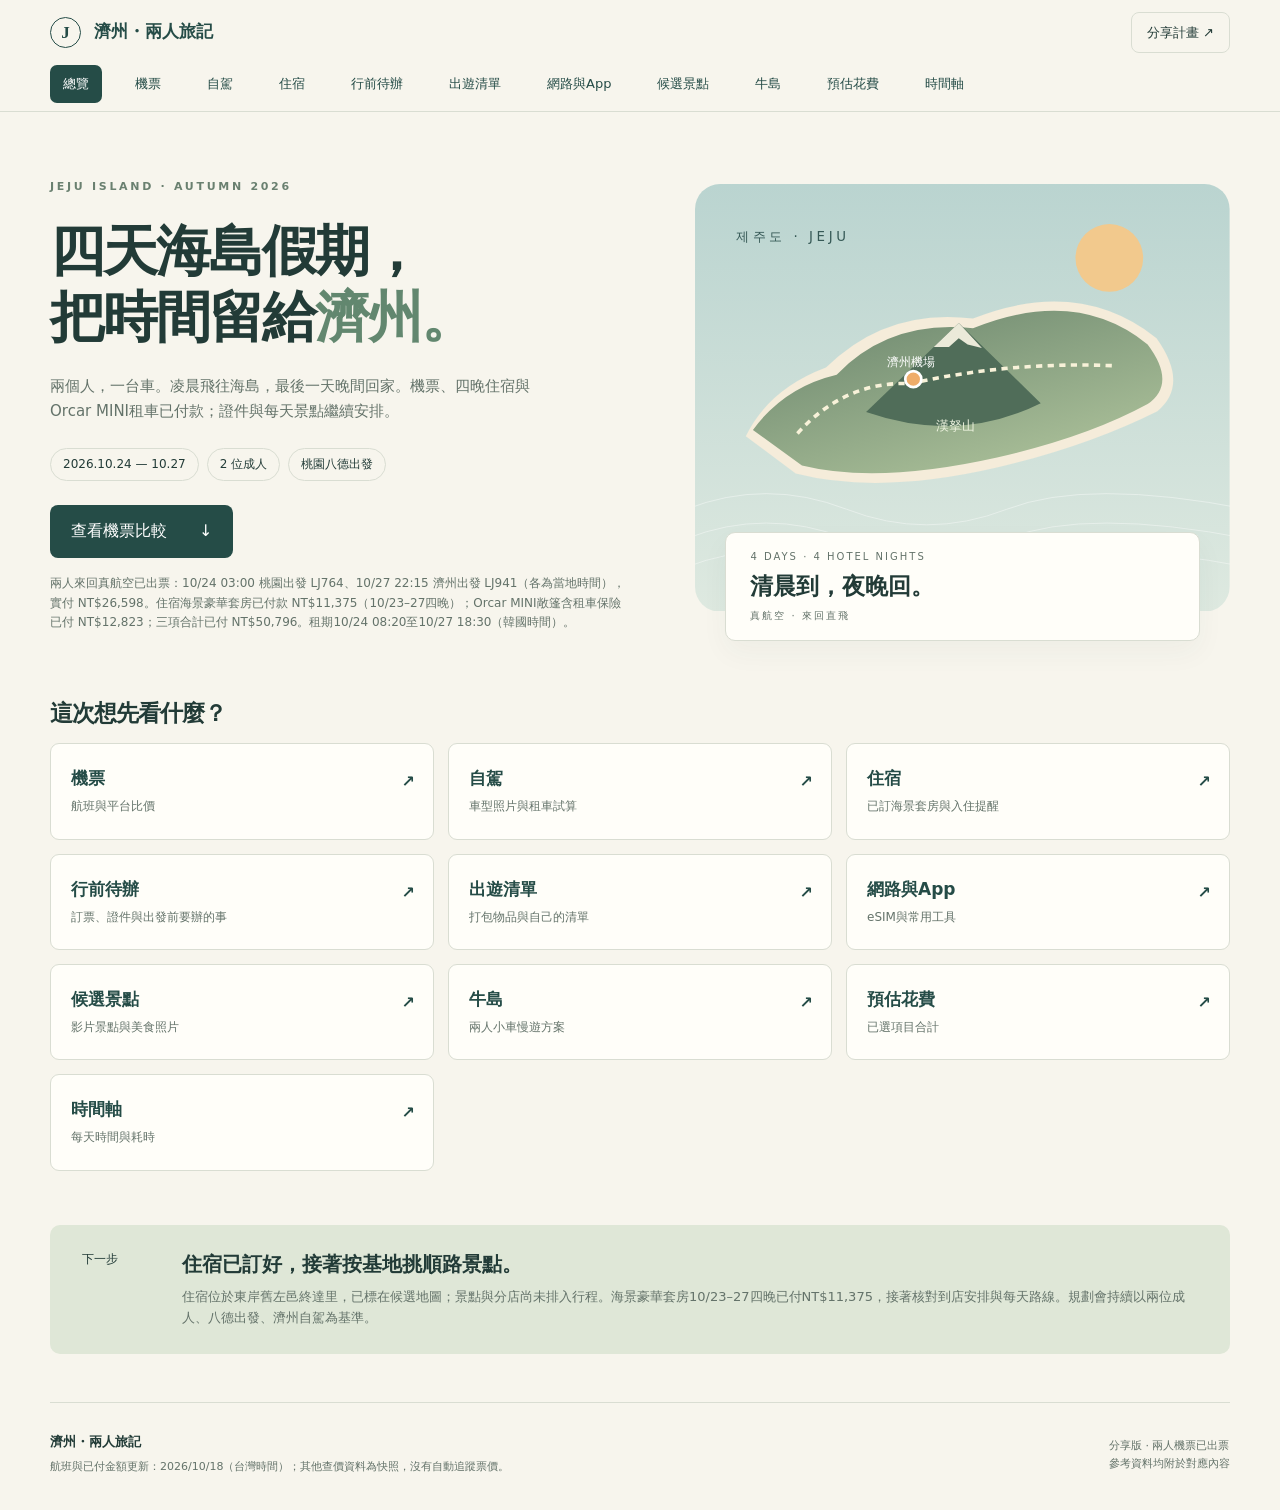
<file: index.html>
<!doctype html>
<html lang="zh-Hant">
<head><meta charset="utf-8"><meta name="viewport" content="width=device-width,initial-scale=1"><meta name="description" content="2026年10月24–27日，兩人的濟州島自駕規劃：真航空比價、基本行李、租車試算、住宿區域與海景飯店、證件待辦。"><meta name="theme-color" content="#254c47"><title>濟州島・兩人的四日自駕計畫</title><link rel="stylesheet" href="vendor/leaflet.css"><link rel="stylesheet" href="style.css?v=20261018-naver"><link rel="stylesheet" href="candidates.css?v=20261018-branch-collapse"><link rel="stylesheet" href="cars.css?v=20261015-mini"><link rel="stylesheet" href="category-pages.css?v=20261013"><script src="category-pages.js?v=20261014-checklists" defer></script><script src="trip-config.js?v=20261018-orcar-booked" defer></script><script src="app.js?v=20261018-orcar-booked" defer></script><script src="cars.js?v=20261018-orcar-booked" defer></script><script src="map-links.js?v=20261018-doc-cafes" defer></script><script src="stays.js?v=20261018-naver" defer></script><script src="vendor/leaflet.js" defer></script><script src="wish-memory.js?v=20261018" defer></script><script src="candidates.js?v=20261018-branch-collapse" defer></script><link rel="stylesheet" href="preparation.css?v=20261014-checklists"><script src="preparation.js?v=20261013" defer></script><link rel="stylesheet" href="costs.css?v=20261018-shared-costs"><script src="cost-sync-model.js?v=20261018-shared-costs" defer></script><script src="cost-sync-client.js?v=20261018-shared-costs" defer></script><script src="costs.js?v=20261018-shared-costs" defer></script><script src="cost-sync.js?v=20261018-shared-costs" defer></script><link rel="stylesheet" href="place-photos.css?v=20261013"></head>
<body>
<header class="topbar"><a href="#overview" class="brand"><span class="brand-mark">J</span> 濟州・兩人旅記</a><nav aria-label="主要導覽"><a href="#overview" data-category-link="overview">總覽</a><a href="#flights" data-category-link="flights">機票</a><a href="#car" data-category-link="car">自駕</a><a href="#stays" data-category-link="stays">住宿</a><a href="#documents" data-category-link="documents">行前待辦</a><a href="#packing" data-category-link="packing">出遊清單</a><a href="#connectivity" data-category-link="connectivity">網路與App</a><a href="#places" data-category-link="places">候選景點</a><a href="#udo-plan" data-category-link="udo-plan">牛島</a><a href="#estimated-costs" data-category-link="estimated-costs">預估花費</a><a href="#timeline" data-category-link="timeline">時間軸</a></nav><button id="share" class="share">分享計畫 ↗</button></header>
<main>
<section id="overview" data-page="overview" class="hero wrap"><div class="hero-copy"><p class="eyebrow">JEJU ISLAND · AUTUMN 2026</p><h1>四天海島假期，<br>把時間留給<span>濟州。</span></h1><p class="intro">兩個人，一台車。凌晨飛往海島，最後一天晚間回家。機票、四晚住宿與Orcar MINI租車已付款；證件與每天景點繼續安排。</p><div class="chips"><span>2026.10.24 — 10.27</span><span>2 位成人</span><span>桃園八德出發</span></div><a class="primary" href="#flights">查看機票比較 <span>↓</span></a><p class="muted small">兩人來回真航空已出票：10/24 03:00 桃園出發 LJ764、10/27 22:15 濟州出發 LJ941（各為當地時間），實付 NT$26,598。住宿海景豪華套房已付款 NT$11,375（10/23–27四晚）；Orcar MINI敞篷含租車保險已付 NT$12,823；三項合計已付 NT$50,796。租期10/24 08:20至10/27 18:30（韓國時間）。</p></div>
<div class="island-scene"><svg viewBox="0 0 600 480" role="img" aria-label="濟州島海岸與山景概念插畫，非導航地圖"><defs><linearGradient id="sea" x2="0" y2="1"><stop stop-color="#bad4d0"/><stop offset="1" stop-color="#dee9e0"/></linearGradient><linearGradient id="land" x2="0.7" y2="1"><stop stop-color="#69846c"/><stop offset="1" stop-color="#abc099"/></linearGradient></defs><rect width="600" height="480" rx="28" fill="url(#sea)"/><circle cx="465" cy="83" r="38" fill="#f2c98d"/><g fill="none" stroke="#fff" opacity=".45"><path d="M-10 365 Q80 330 170 365 T350 365 T620 365"/><path d="M-10 398 Q80 363 170 398 T350 398 T620 398"/><path d="M-10 430 Q80 395 170 430 T350 430 T620 430"/></g><path d="M57 283 Q83 230 147 206 Q215 139 312 151 Q431 104 518 173 Q555 225 519 255 Q441 294 340 318 Q207 349 113 325Z" fill="#f5ecda"/><path d="M65 276 Q100 228 159 214 Q219 152 312 162 Q428 115 508 180 Q541 224 508 247 Q440 284 339 307 Q205 337 120 316Z" fill="url(#land)"/><path d="M192 256 L296 156 L388 246 Q296 292 192 256" fill="#506d59"/><path d="M268 183 L296 156 L322 184 L306 180 L296 173 L285 183Z" fill="#ebead9"/><path d="M115 280 Q168 221 242 224 Q353 199 471 204" fill="none" stroke="#f8f2d9" stroke-width="4" stroke-dasharray="7 6"/><circle cx="245" cy="219" r="9" fill="#efad6a" stroke="#fff" stroke-width="3"/><text x="215" y="204" fill="#fff" font-size="14">濟州機場</text><text x="271" y="276" fill="#ecf2de" font-size="15">漢拏山</text><text x="46" y="64" fill="#365956" font-size="15" letter-spacing="4">제주도 · JEJU</text><text x="375" y="452" fill="#51746f" font-size="12">沿著海岸，把日子放慢。</text></svg><div class="scene-note"><span>4 DAYS · 4 HOTEL NIGHTS</span><strong>清晨到，夜晚回。</strong><span>真航空 · 來回直飛</span></div></div></section>
<section data-page="overview" class="wrap category-hub"><h2>這次想先看什麼？</h2><div class="category-hub-grid"><a href="#flights"><strong>機票</strong><span>航班與平台比價</span><b aria-hidden="true">↗</b></a><a href="#car"><strong>自駕</strong><span>車型照片與租車試算</span><b aria-hidden="true">↗</b></a><a href="#stays"><strong>住宿</strong><span>已訂海景套房與入住提醒</span><b aria-hidden="true">↗</b></a><a href="#documents"><strong>行前待辦</strong><span>訂票、證件與出發前要辦的事</span><b aria-hidden="true">↗</b></a><a href="#packing"><strong>出遊清單</strong><span>打包物品與自己的清單</span><b aria-hidden="true">↗</b></a><a href="#connectivity"><strong>網路與App</strong><span>eSIM與常用工具</span><b aria-hidden="true">↗</b></a><a href="#places"><strong>候選景點</strong><span>影片景點與美食照片</span><b aria-hidden="true">↗</b></a><a href="#udo-plan"><strong>牛島</strong><span>兩人小車慢遊方案</span><b aria-hidden="true">↗</b></a><a href="#estimated-costs"><strong>預估花費</strong><span>已選項目合計</span><b aria-hidden="true">↗</b></a><a href="#timeline"><strong>時間軸</strong><span>每天時間與耗時</span><b aria-hidden="true">↗</b></a></div></section>
<section id="flight-summary" data-page="flights" hidden class="flight-strip wrap" aria-label="選定航班・台灣與韓國時間對照">
<div class="flight-leg"><span class="small muted">兩人已出票 · 去程 10/24 週六 · 真航空 LJ764 · 03:00 桃園起飛（台灣時間） · 飛行2小時10分</span><h3>桃園 TPE <span class="arrow" aria-hidden="true">✈</span> 濟州 CJU</h3>
<div class="flight-time-row"><span class="flight-zone-label">台灣時間<small>UTC+8</small></span><div class="flight-time-values"><time datetime="2026-10-24T03:00:00+08:00"><span class="flight-clock">03:00 <small>TPE</small></span><span class="flight-date">10/24 週六</span></time><span class="arrow" aria-hidden="true">→</span><time datetime="2026-10-24T05:10:00+08:00"><span class="flight-clock">05:10 <small>CJU</small></span><span class="flight-date">10/24 週六</span></time></div></div>
<div class="flight-time-row"><span class="flight-zone-label">韓國時間<small>UTC+9</small></span><div class="flight-time-values"><time datetime="2026-10-24T04:00:00+09:00"><span class="flight-clock">04:00 <small>TPE</small></span><span class="flight-date">10/24 週六</span></time><span class="arrow" aria-hidden="true">→</span><time datetime="2026-10-24T06:10:00+09:00"><span class="flight-clock">06:10 <small>CJU</small></span><span class="flight-date">10/24 週六</span></time></div></div>
<p>桃園第一航廈 → 濟州國際線</p></div>
<div class="flight-leg"><span class="small muted">已出票 · 回程 10/27 週二 · 真航空 LJ941 · 飛行2小時30分</span><h3>濟州 CJU <span class="arrow" aria-hidden="true">✈</span> 桃園 TPE</h3>
<div class="flight-time-row"><span class="flight-zone-label">台灣時間<small>UTC+8</small></span><div class="flight-time-values"><time datetime="2026-10-27T21:15:00+08:00"><span class="flight-clock">21:15 <small>CJU</small></span><span class="flight-date">10/27 週二</span></time><span class="arrow" aria-hidden="true">→</span><time datetime="2026-10-27T23:45:00+08:00"><span class="flight-clock">23:45 <small>TPE</small></span><span class="flight-date">10/27 週二</span></time></div></div>
<div class="flight-time-row"><span class="flight-zone-label">韓國時間<small>UTC+9</small></span><div class="flight-time-values"><time datetime="2026-10-27T22:15:00+09:00"><span class="flight-clock">22:15 <small>CJU</small></span><span class="flight-date">10/27 週二</span></time><span class="arrow" aria-hidden="true">→</span><time datetime="2026-10-28T00:45:00+09:00"><span class="flight-clock">00:45 <small>TPE</small></span><span class="flight-date flight-next-day">10/28 週三 · 隔日</span></time></div></div>
<p>台灣時間10/27當晚抵台，出關返家可能跨到10/28</p></div>
<p class="flight-zone-note">韓國比台灣快1小時。每一列的起飛、抵達時間與日期，都使用該列標示的同一時區；兩列代表同一班航班。</p>
</section>
<section id="flights" data-page="flights" hidden class="wrap section"><div class="section-top"><div><p class="eyebrow">01 / FLIGHTS</p><h2>03:00 真航空已出票，兩人實付 NT$26,598。</h2><p class="muted">兩人來回 LJ764＋LJ941 已完成訂票；10/24 03:00 桃園起飛、10/27 22:15 濟州起飛，時間均為出發地當地時間。下方三家價格是舊比價快照。</p></div><div class="segmented" role="group" aria-label="價格顯示方式"><button class="active" data-unit="2" aria-pressed="true">兩人合計</button><button data-unit="1" aria-pressed="false">每人價格</button></div></div>
<div class="notice"><strong>已付款・兩人 NT$26,598</strong><span>兩人來回真航空 LJ764＋LJ941 已訂妥。訂票平台與實際託運額度尚未提供，請以電子機票為準；下方三家價格為10/12舊比價，非本次付款價格。</span></div><div id="fare-cards" class="fare-grid"></div>
<div class="bag-box"><div><span class="bag-icon">▣</span><h3>比價票種的基本行李</h3><p>先前比較的票種列每人15公斤託運 + 1件10公斤手提；已購票訂單的實際額度尚待對照電子機票。若兩人額度可合併，單件限制仍須依航空公司規則確認。</p></div><div><h4>尺寸也要確認</h4><p>託運三邊總和≤203公分；手提≤55×40×20公分、三邊總和≤115公分。可另帶小型個人物品≤40×30×15公分。</p><a href="https://www.jinair.com/ready/freeBaggage" target="_blank" rel="noopener">官方託運規定 ↗</a>　<a href="https://www.jinair.com/ready/carryBaggage" target="_blank" rel="noopener">手提規定 ↗</a></div></div>
<p class="small muted">比較網站：Trip.com、Expedia、ezTravel易遊網（常用平台，非市占排名）。三家均在各自頁面確認基本行李。價格不含付費選位、額外餐飲及保險。另查Google列出的真航空官網價：兩人NT$28,298，仍須官網確認。</p><a id="google-link" class="text-link" target="_blank" rel="noopener">重新查看指定航班比價 ↗</a></section>
<section id="car" data-page="car" hidden class="section car-section"><div class="wrap"><p class="eyebrow">02 / ROAD TRIP</p><div class="section-top"><div><h2>租一台車，剛剛好。</h2><p class="muted">已訂Orcar MINI Cooper敞篷並付款；兩人・一個大箱＋一個登機箱。</p></div><span class="tag">10/24 08:20 → 10/27 18:30 · 82小時10分（韓國時間）</span></div>
<section id="booked-car" class="mini-rental-focus" aria-labelledby="booked-car-title"><p class="eyebrow">ORCAR / CONFIRMED &amp; PAID</p><h3 id="booked-car-title">Orcar MINI Cooper 敞篷・已預訂／已付款</h3><p><strong>整筆 NT$12,823／車，已含租車保險。</strong>依使用者2026/10/18確認；為本次整段租期總額，不按日數或韓元匯率重算。</p><ul><li><strong>取車：2026/10/24 08:20（韓國）／07:20（台灣）</strong></li><li><strong>還車：2026/10/27 18:30（韓國）／17:30（台灣）</strong></li><li>租期：82小時10分鐘；一車供兩人使用。</li></ul><p>待依實際訂單核對：供車公司與門市、機場接駁、實際車型年式與行李裝載、保險方案名稱、第三人責任／自撞保障、自負額、營業損失、輪胎輪圈、底盤、軟篷及除外條款。已含保險不等於任何事故都無需付款；押金、加油、停車及其他另收費用仍依合約。</p><button id="use-booked-car" type="button">恢復已訂Orcar價格・NT$12,823含保險</button></section>
<details><summary>10/15歷史租車比價：舊83小時時段，非本次訂單</summary><section class="mini-rental-focus" aria-labelledby="mini-rental-title"><p class="eyebrow">MINI COOPER / RENTAL SHORTLIST</p><h3 id="mini-rental-title">MINI Cooper 敞篷租車專區</h3><p>以 2026/10/24 08:00 取車、10/27 19:00 還車、主駕 26–29 歲查詢；以下均為一車 83 小時。10/15 查價，價格與庫存會變，付款前以同一車型、同一時段及保險條件重查。<strong>只比較 MINI，下面的其他車款保留作歷史參考。</strong></p><div class="table-scroll"><table class="mini-rental-table"><thead><tr><th>管道與 MINI 情況</th><th>83 小時價格</th><th>保險重點</th><th>取還車</th></tr></thead><tbody>
<tr><td><strong>Orcar</strong><br>MINI Cooper 敞篷「或同級」2025–26；另有 2021–24</td><td><strong>NT$9,158.65</strong>（2025–26）<br>NT$8,002.27（2021–24）<br><small>10/15 指定時段搜尋頁即時顯示；CDW 是否包含及最終結帳價待確認</small></td><td>依<a href="https://orcar.ai/en/policies/rental-terms" target="_blank" rel="noopener">官方條款</a>：第三人責任／駕駛傷害依訂單限額；CDW 為選擇性，選後仍可能逐次事故收自負額，車內與底盤等除外。須看到訂單所選方案、免責上限、營業損失與敞篷車頂條款才可比較總價。</td><td>機場 5 號出口 → 租車接駁站第 5 月台，搭合作車行接駁至門市；實際門市依訂單，<a href="https://orcar.ai/en/help-center/pickup-return-guide" target="_blank" rel="noopener">官方接駁指南</a>。08:00 起接駁，08:00 門市取車恐需順延。</td></tr>
<tr><td><strong>Lotte 樂天</strong><br>官方價目列 BMW MINI CONVERTIBLE(G) 26MY；指定日期可訂庫存未確認</td><td><strong>₩411,560（約 NT$9,877）</strong><br><small>₩102,890／24 小時 × 保守 4 日；<a href="https://lotterentacar.net/hp/eng/reservation/shortInfo/pay.do" target="_blank" rel="noopener">官方參考費率</a>，不是 83 小時即時報價，未含必選 Full CDW</small></td><td>外國旅客須選零自負額 Full CDW；濟州 Auto House 說明免自負額與營業損失，並涵蓋輪胎／輪圈損害；仍須查單車事故、底盤、敞篷車頂與違規除外。<a href="https://lotterentacar.net/hp/eng/reservation/drivingTips/info.do" target="_blank" rel="noopener">保險規則</a> · <a href="https://lotterentacar.net/hp/eng/carLife/jejuAuto.do" target="_blank" rel="noopener">濟州說明</a></td><td>濟州 Auto House：濟州市 Yonghae-ro 92；機場 2 號出口服務台、1 區 4 號接駁站。門市 06:00–23:00、接駁 06:00–22:40，<a href="https://lotterentacar.net/hp/eng/carLife/jejuAuto.do" target="_blank" rel="noopener">官方位置與時間</a>。</td></tr>
<tr><td><strong>Angel 天使</strong><br>未查得指定時段 MINI 敞篷即時報價或庫存</td><td><strong>待詢價</strong><br><small>需請店家同時報車租＋保險，不用其他車種價格代替</small></td><td><a href="https://www.jejuangeltour.com/en/tour.php?p=info_tw_insure" target="_blank" rel="noopener">官方方案</a>：General CDW 自負額 ₩500,000（約 NT$12,000）、營業損失另計、保障上限 ₩5,000,000（約 NT$120,000）；Premium SCDW 在 ₩15,000,000（約 NT$360,000）限額內免自負額與營業損失。Premium 列 26 歲、持照滿 2 年；主駕目前僅確認滿 1 年，資格待核實。輪胎、輪圈等除外須看合約。</td><td>濟州市 Doryeong-ro 171-1；機場 5 號出口 → 租車接駁站 5 區 14 號。08:00 取／19:00 還的門市可行性須向店家確認。<a href="https://www.jejuangeltour.com/en/" target="_blank" rel="noopener">官方網站</a></td></tr>
</tbody></table></div><p class="small muted">推薦順序：先請 Orcar 出示含 CDW 的結帳明細及實際供車公司；同時問 Lotte 是否有指定日期 MINI 與 Full CDW 總價；Angel 作第三家詢價。Orcar 顯示「或同級」且標示一件行李，若你們一定要實際 MINI，需取得車款保證與一大一小行李裝載確認。三家報價口徑不同，不能直接以表中的低價判定最划算。</p><details><summary>詢價／下訂前的保險核對清單</summary><p>請逐項取得文字答覆：是否實際 MINI Cooper 敞篷、車租＋CDW 全額、車損自負額與每事故次數、單車事故、輪胎輪圈、底盤、軟篷車頂、第三人財物與傷害限額、營業損失、拖吊與鑰匙、押金／信用卡預授權、未登記駕駛除外，以及事故時通報流程。26–29 歲已確認；主駕持照是否滿 2 年仍待核對，會影響 Angel Premium 資格。取車前另確認國際駕照與台灣駕照原件。</p></details><p class="small muted">換算僅供預算：₩1＝NT$0.024；實刷依匯率與平台幣別。來源：<a href="https://orcar.ai/zh-tw/search?fromDate=2026-10-23T23%3A00%3A00.000Z&amp;toDate=2026-10-27T10%3A00%3A00.000Z&amp;location=jeju-airport&amp;driverAge=26" target="_blank" rel="noopener">Orcar 指定時段搜尋</a> · <a href="https://lotterentacar.net/hp/eng/reservation/shortInfo/pay.do" target="_blank" rel="noopener">Lotte 費率</a> · <a href="https://www.jejuangeltour.com/en/tour.php?p=info_tw_insure" target="_blank" rel="noopener">Angel 保險</a>。</p></section></details>
<div id="car-choices" class="vehicle-intro"><div><h3>已訂Orcar MINI；以下車型與費率留作歷史比較。</h3><p>本次已訂Orcar MINI Cooper敞篷，整筆NT$12,823已付且含租車保險。Morning、Ray、Casper、Avante、K3 的舊照片與費率保留供回顧；點「帶入試算」才會改變預算假設，並不代表改變租車決定。照片為車型示意。</p></div><a href="#car-budget">前往兩人試算 ↓</a></div>
<div id="vehicle-gallery" class="vehicle-grid" aria-label="六款租車照片與比較"><p>正在載入車款照片…</p></div><p id="vehicle-selection-status" role="status" aria-live="polite"></p>
<p class="vehicle-source-note">價格統一採Lotte 2026/09/16濟州官方參考表，以₩1＝NT$0.024、保守4日估算；不是10/24–27即時可訂價格，均未含必要CDW、油資與停車。使用取捨是依你們需求作的比較建議。<a href="https://lotterentacar.net/hp/eng/reservation/shortInfo/pay.do" target="_blank" rel="noopener">參考租金與租車資格 ↗</a></p>
<div class="mini-summary"><h3>MINI 裝載與舊版預算</h3><p>本次Orcar整筆<strong>NT$12,823／車已付，含租車保險</strong>；Lotte四日NT$9,877為未含CDW的歷史比較，不是這筆訂單。你們已確認<strong>一個大箱＋一個登機箱</strong>。MINI 官方2025款後車廂為開篷160L、關篷215L；容積不等於箱子一定放得進，請店家核對箱體外部尺寸、尾門開口與開篷狀態。<a href="https://faq.miniusa.com/s/article/MINI-Cooper-Convertible-from-112024-Exterior-Fabric-soft-top-MY25-U5tJs" target="_blank" rel="noopener">MINI 官方規格 ↗</a></p><p>另有 <a href="https://rentcar.jejupass.com/mobile/rentcar/lowestPrices/detail?entrpsSn=120&amp;region=jeju&amp;vhcleSn=5386" target="_blank" rel="noopener">JejuPass／Joa MINI 商品頁 ↗</a>，但未取得本次時段總價與保險明細，外國旅客資格仍須向實際供車店家核對。</p></div>
<div class="car-layout"><div><div class="table-scroll"><table class="vehicle-estimates"><caption>Lotte濟州官方參考費率 · 2026/09/16表 · 10/12核對</caption><thead><tr><th>車型</th><th>每24小時</th><th>保守抓4日／車</th></tr></thead><tbody><tr><td>Morning<small>23–26年式</small></td><td>₩69,560–70,270<small>約NT$1,669–1,686</small></td><td>NT$6,678–6,746</td></tr><tr><td>Ray<small>19–26年式</small></td><td>₩69,160–72,740<small>約NT$1,660–1,746</small></td><td>NT$6,639–6,983</td></tr><tr><td>Casper<small>22–26年式・汽油</small></td><td>₩71,750–74,880<small>約NT$1,722–1,797</small></td><td>NT$6,888–7,188</td></tr><tr><td>Avante<small>21–26年式・含部分油電款</small></td><td>₩75,780–80,540<small>約NT$1,819–1,933</small></td><td>NT$7,275–7,732</td></tr><tr><td>K3<small>22–24年式</small></td><td>₩76,560<small>約NT$1,837</small></td><td>NT$7,350</td></tr><tr><td>MINI Cooper Convertible<small>26年式・敞篷</small></td><td>₩102,890<small>約NT$2,469</small></td><td>NT$9,877</td></tr></tbody></table></div><p class="small muted">此表為歷史四日估價，不是本次訂單。已訂Orcar租期為10/24 08:20至10/27 18:30（韓國時間），82小時10分，含租車保險總額NT$12,823已付。</p>
<details><summary>26–29歲，會有年齡附加費嗎？</summary><p>Lotte官方中文版列濟州島免年齡附加費；英文版仍列未滿30歲加費而未註濟州例外。此處不把加費當必收，最後以濟州門市與指定日期報價為準。</p><a href="https://lotterentacar.net/hp/chn/reservation/shortInfo/pay.do" target="_blank" rel="noopener">中文車租與保險說明 ↗</a>　<a href="https://www.lotterentacar.net/hp/eng/reservation/shortInfo/pay.do?mnCd=T2ME0201" target="_blank" rel="noopener">英文參考費率 ↗</a></details>
<details><summary>Lotte歷史參考：不是本次Orcar取還車資訊</summary><p>Lotte外國旅客需選ZeroExcess（零自負額）CDW，保費尚未取得指定車型報價。零自負額不代表所有損害全包：核對輪胎、輪圈、底盤、單車事故及營業損失，以所選合約為準。</p><p>Jeju AutoHouse營業06:00–23:00，接駁06:00–22:40；須搭接駁往返租車場。地址92 Yonghae-ro，電話064-751-8000。</p><a href="https://lotterentacar.net/hp/eng/reservation/drivingTips/info.do" target="_blank" rel="noopener">官方CDW政策 ↗</a>　<a href="https://lotterentacar.net/hp/eng/carLife/jejuAuto.do" target="_blank" rel="noopener">取還車與接駁 ↗</a></details></div>
<aside id="car-budget" class="calculator"><p class="eyebrow">BUDGET CALCULATOR</p><h3>兩人交通預算試算</h3><label for="car-model">已訂方案／歷史比較</label><select id="car-model"><option value="booked-orcar-mini-20261024-v1" selected>已訂Orcar MINI・NT$12,823整筆含租車保險</option><option value="69560">Morning · ₩69,560（約NT$1,669）／日</option><option value="72170">Ray · ₩72,170（約NT$1,732）／日</option><option value="71750">Casper · ₩71,750（約NT$1,722）／日</option><option value="77860">Avante · ₩77,860（約NT$1,869）／日</option><option value="76560">K3 · ₩76,560（約NT$1,837）／日</option><option value="102890">MINI Cooper 敞篷 · ₩102,890（約NT$2,469）／日</option></select><p id="car-choice-note"></p><div class="input-pair"><div><label for="days">歷史比較日數</label><input id="days" type="number" min="1" max="10" step="1" value="4"></div><div><label for="rate">₩1換NT$</label><input id="rate" type="number" min="0.001" max="1" step="0.001" value="0.024"></div></div><label for="insurance">CDW總保費（韓元，取得報價後填）</label><input id="insurance" type="number" min="0" max="10000000" placeholder="尚未報價"><label for="extras">油資＋停車＋機場交通（台幣）</label><input id="extras" type="number" min="0" max="1000000" placeholder="尚未估算"><div class="calc-result" aria-live="polite"><span id="budget-label">目前已列項目小計</span><strong id="budget-total"></strong><span id="budget-per"></span><p id="budget-detail"></p></div><p id="budget-missing" class="small"></p><p class="small muted">機票預設帶入已付款 NT$26,598；也可切換舊比價做假設比較。租車預設為Orcar已付NT$12,823含租車保險，不乘日數或匯率；手動切換歷史車型才採參考日租與另填CDW。油資、停車、機場交通未填時，不含於小計。住宿餐飲另計，非整趟旅行總預算。</p><a href="https://wise.com/kr/currency-converter/krw-to-twd-rate/history" target="_blank" rel="noopener">查看匯率參考 ↗</a></aside></div></div></section>
<section id="stays" data-page="stays" hidden class="section stays-section"><div class="wrap">
<div class="section-top"><div><p class="eyebrow">03 / CONFIRMED STAY</p><h2>海景豪華套房，四晚住宿已付款。</h2><p class="muted">兩人一房・四晚 NT$11,375 已付款。入住10/23（五）韓國時間16:00起，退房10/27（二）韓國時間11:00前；實際10/24清晨抵達濟州。</p></div><span class="tag">已訂妥・已付款</span></div>
<div id="booked-stay"></div>
<details class="stay-history"><summary>先前住宿比較（未採用，保留參考）</summary><p class="small muted">以下為決定住宿前的10/12三晚比價與分住構想，不是現行訂單；日期、夜數與價格不可套用已訂四晚住宿。</p>
<div class="area-scroll"><table class="area-table"><caption>舊住宿區域比較・未採用</caption><thead><tr><th>區域</th><th>適合你們的原因</th><th>取捨</th></tr></thead><tbody>
<tr><td><strong>北部海岸／外都洞</strong><small>Grabel一帶</small></td><td>有海景與飯店休閒，較容易安排機場往返和西岸出遊。</td><td>海岸飯店周邊不如市中心熱鬧；往南部仍有跨區車程。</td></tr>
<tr><td><strong>新濟州・蓮洞／老衡洞</strong><small>餐飲、購物、機場機能</small></td><td>吃飯購物選擇多，適合最後一晚或整趟住同一間。</td><td>市景較多，度假感較弱；需要飯店停車安排。</td></tr>
<tr><td><strong>舊濟州・塔洞</strong><small>東門市場、海邊散步</small></td><td>車停好後可步行吃晚餐、逛市場與海岸。</td><td>熱門海景房可能先售完；RegentMarine本次Booking無空房。</td></tr>
<tr><td><strong>西歸浦市區及海岸</strong><small>南部遊玩與度假</small></td><td>方便安排瀑布、偶來市場與南部海岸，海岸飯店更有度假感。</td><td>離機場較遠；海岸飯店進商圈通常需開車。</td></tr>
<tr><td><strong>中文觀光區 Jungmun</strong><small>南部飯店度假區</small></td><td>海灘、飯店設施與休閒景點集中，適合把時間留給飯店。</td><td>不一定靠近西歸浦市場，海景度假飯店較可能超出預算。</td></tr>
<tr><td><strong>西岸・涯月／翰林／協財</strong><small>Aguila位在翰林，不是涯月市中心</small></td><td>海邊、咖啡店與西岸慢遊，較符合放鬆度假。</td><td>東部與南部景點會增加移動；不建議未定路線就三晚全押西岸。</td></tr>
</tbody></table></div>
<div class="base-plans"><h3>舊三晚分配構想（未採用）</h3><div class="stay-filters" role="group" aria-label="住宿分配建議"><button data-base-plan="single" aria-pressed="true" class="active">三晚同一間</button><button data-base-plan="split" aria-pressed="false">南部2晚＋北部1晚</button><button data-base-plan="west" aria-pressed="false">西岸2晚＋北部1晚</button></div><h4 id="base-title"></h4><p id="base-copy"></p><p class="small muted">下方房價皆查10/24–27連住三晚；若改成2＋1晚，要重新查各自入住日期，不能直接按三晚均價拆算。</p></div>
<div class="notice"><strong>10/12 實際查房快照</strong><span>三家海景候選已核對：2成人、1房、三晚、含稅總價；以下均價為總價÷3。Aguila含會員優惠，訪客價格可能不同。房價／房況會變動，這些歷史候選均未預訂。</span></div>
<div class="stay-filter-bar"><div class="stay-filters" role="group" aria-label="住宿篩選"><button data-stay-filter="all" class="active" aria-pressed="true">全部</button><button data-stay-filter="sea" aria-pressed="false">海景已查價</button><button data-stay-filter="north" aria-pressed="false">北部</button><button data-stay-filter="south" aria-pressed="false">南部</button><button data-stay-filter="west" aria-pressed="false">西岸</button></div><span id="stay-count" class="small muted" aria-live="polite"></span></div><div id="stay-cards" class="stay-grid"></div>
<div class="stay-notes"><details><summary>RegentMarine：值得列候選，但本次平台無空房</summary><p>塔洞海邊、靠近東門市場；官網列Superior／Deluxe為海景、Standard為市景。Booking在10/12查10/24–27兩人一房顯示三晚無空房，不能代表所有平台與官網已售完。停車滿位可能外停；戶外泳池不在本次10月行程的選房理由中。</p><a href="https://www.hotelrmblue.com/en/faq/" target="_blank" rel="noopener">官方房型／停車規則 ↗</a>　<a href="https://www.booking.com/hotel/kr/regentmarine-the-blue.zh-tw.html?checkin=2026-10-24&amp;checkout=2026-10-27&amp;group_adults=2&amp;no_rooms=1&amp;group_children=0&amp;selected_currency=TWD" target="_blank" rel="noopener">重新查兩人三晚 ↗</a></details><details><summary>紅眼抵達：早上06:10落地，不代表能直接入住</summary><p>舊候選方案從10/24起訂、通常下午進房；現已改為10/23起訂四晚。仍須事先取得已訂住宿同意10/24上午抵達並保留房間，不能只因多訂一晚就假定翌日可直接進房。</p><a href="https://www.hotelrmblue.com/en/faq/" target="_blank" rel="noopener">提前入住與行李寄放說明 ↗</a></details></div>
<p class="small muted stay-references">推薦參考：<a href="https://mimigo.tw/jeju-hotel/" target="_blank" rel="noopener">Mimi韓住宿區域攻略</a>、<a href="https://www.yeogi.com/content/tripholic-dom-ko-jeju-seogwipo-kal-hotel" target="_blank" rel="noopener">西歸浦KAL旅遊分享</a>、<a href="https://www.visitjeju.net/en/detail/view?contentsid=CNTS_000000000018455" target="_blank" rel="noopener">濟州官方中文觀光區介紹</a>。各飯店設施與停車另以官網、官方觀光資訊及訂房平台交叉核對；未將部落格的其他日期價格當成這次報價。</p>
</details>
</div></section>

<section id="documents" data-page="documents" hidden class="wrap section"><p class="eyebrow">04 / BEFORE YOU GO</p><div class="section-top"><div><h2>準備清單・行前待辦</h2><p class="muted">主駕年齡與持照年資已確認；國際駕照尚未申辦。</p></div><span class="urgent">優先處理</span></div><div class="docs-layout"><article class="document-card"><div class="doc-number">01</div><h3>台灣監理機關核發的國際駕照</h3><p>臺韓已互認國際駕照。取車時須攜帶紙本國際駕照、台灣駕照、護照原件與主駕本人實體信用卡，姓名需一致。</p><h4>申辦攜帶</h4><ul><li>身分證正本或影本</li><li>台灣駕照正本、護照影本</li><li>近兩年2吋同款彩色照片2張（素色背景、五官與耳朵清楚）</li><li>規費 NT$250／申請人</li></ul><div class="office"><strong>桃園監理站</strong><p>桃園區介壽路416號<br>平日08:00–17:00 · 03-3664222<br>建議避開12:00–13:00，出門前確認當日服務。</p><a href="https://www.google.com/maps/search/?api=1&query=%E6%A1%83%E5%9C%92%E7%9B%A3%E7%90%86%E7%AB%99" target="_blank" rel="noopener">開啟地圖 ↗</a></div><p class="small muted">一般可現場申辦；未取得桃園站當日核發時程承諾。只有實際駕駛需要申辦，若兩人輪流開，各自辦理並登記第二駕駛。</p><a href="https://www.thb.gov.tw/cp.aspx?n=96" target="_blank" rel="noopener">公路局申辦資料 ↗</a>　<a href="https://hmv.thb.gov.tw/cp.aspx?n=1390" target="_blank" rel="noopener">桃園站資訊 ↗</a></article>
<div class="checklist-card"><h3>行前待辦</h3><p><a href="#packing">切換到出遊清單 →</a>　<a href="#connectivity">eSIM與App指南 ↗</a></p><p class="small muted">勾選與自訂項目只保存在目前瀏覽器；同一網址的其他人不會看到你的進度。</p><div id="checklist" data-checklist="todo"></div><form class="custom-task-form" data-add-task="todo"><label for="new-todo">新增行前待辦</label><div><input id="new-todo" name="task" maxlength="120" placeholder="例如：確認租車取車時間" required><button type="submit">＋ 新增</button></div></form><div class="progress"><span id="check-progress"></span><div><span id="progress-fill"></span></div></div><details><summary>入境文件：K-ETA與電子入境卡</summary><p>以台灣護照規劃：K-ETA暫免至2026/12/31，這次目前不用申請。兩人各自在入境前72小時內，透過官方網站免費填e-Arrival Card。可先在10/21查看官方填寫時間窗。</p><a href="https://overseas.mofa.go.kr/tw-zh/brd/m_20387/view.do?page=1&seq=61" target="_blank" rel="noopener">韓國代表部公告 ↗</a>　<a href="https://www.e-arrivalcard.go.kr/portal/main/index.do" target="_blank" rel="noopener">官方電子入境卡 ↗</a></details><details><summary>租車資格與第二駕駛</summary><p>Lotte一般小車需滿21歲、持照滿1年。年資指原本駕照／駕駛經歷，不是國際駕照核發滿1年。若女友也開車，她也需符合資格、帶原件並在門市登記。</p><a href="https://www.lotterentacar.net/hp/eng/usertip/renting-a-car-in-korea.do" target="_blank" rel="noopener">官方外國旅客租車指南 ↗</a>　<a href="https://youthtaiwan.mofa.gov.tw/Cus_WHNation.aspx?n=6386&s=113472" target="_blank" rel="noopener">臺韓駕照互認 ↗</a></details></div></div></section>
<section id="packing" data-page="packing" hidden class="wrap section"><p class="eyebrow">PREPARATION / PACKING</p><div class="section-top"><div><h2>準備清單・出遊清單</h2><p class="muted">把要帶的物品勾起來；出發前再核對一次。</p></div><a href="#documents">← 回行前待辦</a></div><div class="checklist-card packing-card"><p class="small muted">勾選與自訂項目只保存在目前瀏覽器；同一網址的其他人不會看到你的進度。</p><div id="packing-list" data-checklist="packing"></div><form class="custom-task-form" data-add-task="packing"><label for="new-packing">新增出遊物品</label><div><input id="new-packing" name="task" maxlength="120" placeholder="例如：相機電池" required><button type="submit">＋ 新增</button></div></form><div class="progress"><span id="packing-progress"></span><div><span id="packing-progress-fill"></span></div></div></div></section>
<section id="connectivity" data-page="connectivity" hidden class="wrap section"><p class="eyebrow">TRAVEL TOOLKIT / 10.13 UPDATE</p><div class="section-top"><div><h2>網路與App，出發前先準備好。</h2><p class="muted">兩人・10/24–27・自駕。手機型號與韓國電話需求待確認，以下尚未購買。</p></div><a href="#documents">回行前待辦 ↑</a></div>
<div class="notice"><strong>我會這樣選</strong><span>省錢：Airalo每人5GB；常傳影片：LG U+每人4天。各自上網比共用熱點方便分開逛；沒有實測濟州各家訊號，不以品牌宣稱哪家一定最強。</span></div>
<div class="prep-controls" role="group" aria-label="網路使用偏好"><button data-net-use="light" aria-pressed="true">導航、訊息為主</button><button data-net-use="heavy" aria-pressed="false">常傳影片／開熱點</button><button data-net-use="voice" aria-pressed="false">要打韓國電話</button></div><p id="net-advice" aria-live="polite">先比Airalo 5GB／7天：兩人約NT$640。此為數據方案，韓國電話功能另處理。</p>
<div class="prep-grid"><article class="prep-card"><span class="tag">Airalo・5GB／7天</span><h3>US$10／人</h3><strong>兩人 US$20，約NT$640</strong><p>官方索引10/13快照；SK網路、數據型，電話與熱點依所選商品條款核對。</p><p>上網以導航、訊息為主，影片上傳改飯店Wi-Fi；每人5GB為規劃建議，不保證夠用。</p><a href="https://www.airalo.com/south-korea-esim" target="_blank" rel="noopener">官方方案 ↗</a><p><button data-cost-esim="airalo" aria-pressed="false">加入預估花費・兩張</button></p></article><article class="prep-card"><span class="tag">LG U+・無限數據／4天</span><h3>₩23,000／人（約NT$552）</h3><strong>兩人₩46,000，約NT$1,104</strong><p>官網即時可讀標價；全韓5G/LTE、可熱點，首次用數據起算；壅塞可能管理速度。</p><p>常傳照片／影片首選。10/24 06:10至10/27 22:15約88小時（韓國時間），96小時足夠正常航班；若要延誤餘裕選5天。</p><a href="https://www.lguplus.com/korea-sim/eng/pc/product/esim?tab=data" target="_blank" rel="noopener">官方方案 ↗</a><p><button data-cost-esim="lg4" aria-pressed="false">加入預估花費・兩張</button></p></article><article class="prep-card"><span class="tag">Nomad・5GB／30天</span><h3>JPY1,583／人</h3><strong>兩人JPY3,166，約NT$665</strong><p>官網本次顯示日圓，非美金；韓國合作網路SKT／KT／LG U+，實際可用網路依商品。</p><p>定量備選；較長效期對本次四天沒有額外必要。啟用後連上目的地網路起算，須依計畫有效期限。</p><a href="https://www.nomadesim.com/south-korea-eSIM" target="_blank" rel="noopener">官方方案 ↗</a><p><button data-cost-esim="nomad" aria-pressed="false">加入預估花費・兩張</button></p></article></div>
<p class="small muted">10/13查核快照；未套折扣。試算用₩1＝NT$0.024、US$1＝NT$32、JPY1＝NT$0.21，僅方便比較，不是即時匯率或信用卡結帳金額。LG LTE／5G選項及Airalo結帳價格須再核對；兩人各一張，不計共用熱點省一張。</p>
<details><summary>四天還是五天？韓國電話與手機相容性</summary><p>LG五天標價₩27,500（約NT$660）／人，兩人約NT$1,320，比四天共多NT$216。若要延誤餘裕可選五天。KT是本地電信商備選，但本次新版頁面未能核對完整即時價格／限速／語音條件，因此不拿舊₩27,500（約NT$660）報價當現價排行。<a href="https://roaming.kt.com/eng/main" target="_blank" rel="noopener">KT官網 ↗</a></p><p>LG數據型不能事後加值變成可撥出語音；Data＋Voice需機場驗護照，官網列取件機場不含濟州，這次直飛不可預設領得到。若租車店要求可通話韓國號碼，先確認可在線核驗的語音方案或台灣門號漫遊通話。電話號碼不等於可通過韓國實名認證。</p><p>購買前確認兩支手機型號、地區版本、解鎖與EID；LG另列部分Pixel／OPPO等型號限制，依店家最新清單核對。先在Wi-Fi依商品流程安裝，保存QR／訂單，不要隨意刪eSIM。台灣門號保留收驗證簡訊，關閉其數據漫遊與自動切換；旅遊eSIM漫遊開關依業者指示。</p></details>
<h3 class="prep-app-heading">先裝三個：NAVER Map、Papago、k.ride。</h3><p>支付先準備主駕實體信用卡＋備用卡與少量韓元；手機支付能用再補，不預設台灣錢包可在每家商店使用。</p><div class="prep-table"><table><caption>濟州島實用App與工具・用途與安裝優先度</caption><thead><tr><th>工具</th><th>這次怎麼用</th><th>連結</th></tr></thead><tbody><tr><td><strong>NAVER Map</strong><small>導航・優先</small></td><td>自駕、步行與公車查路線，先儲存飯店與港口；搜尋不到就貼韓文名稱或地址。Google Maps既有收藏照留，現場路線再用本地地圖核對。</td><td><a href="https://map.naver.com/" target="_blank" rel="noopener">官方入口 ↗</a></td></tr><tr><td><strong>KakaoMap</strong><small>導航・備選</small></td><td>NAVER搜尋不到或定位不清時交叉核對商家與入口；不必兩套都重新建立所有收藏。</td><td><a href="https://map.kakao.com/" target="_blank" rel="noopener">官方入口 ↗</a></td></tr><tr><td><strong>NAVER Papago</strong><small>翻譯・優先</small></td><td>拍菜單、招牌及韓文訊息翻譯；先測試相機／語音，重要租車與保險條件仍請店家確認。</td><td><a href="https://papago.naver.com/" target="_blank" rel="noopener">官方入口 ↗</a></td></tr><tr><td><strong>k.ride</strong><small>叫車・備案</small></td><td>支援繁中與海外信用／簽帳卡，適合機場到休息處或還車後叫車；先註冊與綁卡，實際派車依當地供給。</td><td><a href="https://kride.kakaomobility.com/?lang=en" target="_blank" rel="noopener">官方入口 ↗</a></td></tr><tr><td><strong>Kakao T</strong><small>叫車・次選</small></td><td>已有帳號可作備案；各車種付款／帳號條件不同，先確認海外卡或車上付款選項，不能預設全功能可用。</td><td><a href="https://www.kakaomobility.com/service-kakao-t" target="_blank" rel="noopener">官方入口 ↗</a></td></tr><tr><td><strong>WOWPASS</strong><small>支付・選配</small></td><td>旅客用預付卡與App，可查機台與餘額；刷卡餘額和Tmoney交通餘額分開。你們以自駕為主，可先用實體海外卡＋現金，不一定要多辦。</td><td><a href="https://www.wowpass.io/?lang=en_GB" target="_blank" rel="noopener">官方入口 ↗</a></td></tr><tr><td><strong>Tmoney</strong><small>交通卡・需要搭公車再用</small></td><td>若安排公車，先用實體交通卡最容易理解，預留韓元現金加值；手機交通卡需另核對型號／國家／付款相容性。</td><td><a href="https://www.t-money.co.kr/" target="_blank" rel="noopener">官方入口 ↗</a></td></tr><tr><td><strong>KakaoTalk</strong><small>聯絡・店家要求時</small></td><td>租車或牛島店家若以此聯絡再安裝，與LINE用途類似；先登入，不代表取得韓國本地電話號碼。</td><td><a href="https://b.kakao.com/views/kakaotravelpack" target="_blank" rel="noopener">官方入口 ↗</a></td></tr><tr><td><strong>VISITKOREA／1330</strong><small>旅遊查詢・選配</small></td><td>官方旅遊資訊與旅遊諮詢，可先存線上聊天入口；Emergency Ready可選配看災害資訊。緊急事件直接112／119。</td><td><a href="https://english.visitkorea.or.kr/svc/contents/contentsView.do?menuSn=880&amp;vcontsId=198570" target="_blank" rel="noopener">官方入口 ↗</a></td></tr></tbody></table></div>
<details><summary>出發前10分鐘，測試手機工具</summary><ol><li>用NAVER Map找飯店韓文地址、城山港，確認導航入口。</li><li>Papago試拍菜單；保存重要韓文地址截圖。</li><li>k.ride完成登入、簡訊驗證與付款卡設定；不需叫車就先停在設定完成。</li><li>將訂單、聯絡方式與地址存離線；抵達後先測試上網再開車。</li></ol></details>
<p class="small muted">網上準備清單靈感：<a href="https://www.reddit.com/r/koreatravel/comments/1rlmktd/checklist_of_things_to_do_before_flying_to_korea/" target="_blank" rel="noopener">旅客討論 ↗</a>；規則以官方交叉核對：<a href="https://english.visitkorea.or.kr/svc/contents/contentsView.do?menuSn=880&amp;vcontsId=198570" target="_blank" rel="noopener">韓國觀光公社App指南 ↗</a>、<a href="https://english.visitkorea.or.kr/svc/contents/infoHtmlView.do?vcontsId=140041" target="_blank" rel="noopener">電壓與通信 ↗</a>、<a href="https://www.jinair.com/ready/battery" target="_blank" rel="noopener">真航空電池規定 ↗</a>。雨具、補眠小包與自駕工具為依本次需求整理的建議；沒有視為必買或已辦妥。</p></section>
<section id="places" data-page="places" hidden class="section candidates-section"><div class="wrap">
<div class="section-top"><div><p class="eyebrow">05 / PLACES TO CONSIDER</p><h2>先收藏，慢慢選想去的地方。</h2><p class="muted">影片與使用者新增的景點、餐廳與咖啡店候選庫。含鈞兒阿姨清單與你確認的Doc新增咖啡廳；已確認座標的地點會顯示在地圖；有核對照片的地點可點開大圖；這裡的地點尚未排入四天行程。</p></div><span class="tag">候選參考 · 未排入行程</span></div>
<div class="candidate-source"><div><span class="small muted">推薦來源</span><h3>Celine&#x27;s Way 不只是旅行</h3><p>上班族說走就走 快閃吃爆濟州島 ／ 2026-07-10發布・37:32</p><p class="small muted">六月，影片口述；季節體驗與十月底可能不同。</p></div><a class="source-video-link" href="https://www.youtube.com/watch?v=RLSIg9TOWF8" target="_blank" rel="noopener">看原始影片 ↗</a></div><div class="candidate-source"><div><span class="small muted">推薦來源</span><h3>壹加壹</h3><p>完全看不懂韓文，也能在濟州島發現隱藏景點！ ／ 2025-05-27發布・36:49</p><p class="small muted">春季；片中青麥田與車載日期4月16日，非這次10月旅行；季節體驗與十月底可能不同。</p></div><a class="source-video-link" href="https://www.youtube.com/watch?v=EmnNjCMowHA" target="_blank" rel="noopener">看原始影片 ↗</a></div><div class="candidate-source"><div><span class="small muted">家人推薦來源</span><h3>鈞兒阿姨清單</h3><p>使用者提供的四張行程截圖與補充連結；同地點合併推薦來源，名稱或分店不明者保留待確認。</p><p class="small muted">截圖原定10/14–18，與你們的10/24–27不同。</p></div></div><div class="candidate-source"><div><span class="small muted">影片推薦來源</span><h3>壹加壹・日式控挑戰濟州島</h3><p>文件紅字標出的餐廳與咖啡廳已列為候選；Pongdang 與熟成到保留「有興趣」註記。確切座標尚待核對的店家先列在待定位清單，不放錯地圖標點。</p><a href="https://www.youtube.com/watch?v=ByU3lfYMK4Y" target="_blank" rel="noopener">觀看影片 ↗</a></div></div><div class="candidate-source"><div><span class="small muted">使用者確認新增</span><h3>Doc紅字咖啡廳・10項與分店</h3><p>2026/10/18確認第25–34項：新增9筆候選，倫敦貝果濟州店合併既有記錄；Del Mundo另展開3間分店。可用下方推薦來源篩選一次查看。</p><p class="small muted">本批13個地點均有照片可放大，含Del Mundo各分店。Peullo波浪已依Visit Jeju同址資料核對為Flowave；蒙想涯月使用舊店影像、現行營業仍待確認。保留原Naver連結，未排入確定行程。</p></div></div><div class="candidate-source"><div><label for="place-source">依推薦來源篩選</label><select id="place-source"><option value="all">全部推薦來源</option><option value="celine-jeju-rLSIg9TOWF8">Celine&#x27;s Way 不只是旅行</option><option value="illy-jeju-EmnNjCMowHA">壹加壹</option><option value="user-ghibli-official-20261013">使用者新增・官方資料核對</option><option value="aunt-juner-list-20261014">鈞兒阿姨清單</option><option value="illy-jeju-ByU3lfYMK4Y">壹加壹・日式控影片</option><option value="user-doc-cafes-20261018">使用者Doc新增咖啡廳・10項與分店</option><option value="user-doc-restaurants-20261018">使用者Doc新增餐廳・22項與分店</option><option value="user-confirmed-stay-20261017">已付款住宿・使用者確認</option></select><p class="small muted">吉卜力展由使用者提出，經官方與售票資料核對。鈞兒阿姨清單依截圖收錄：同地點合併來源、店名或分店不明者列待確認。阿姨原行程日期、訂位與航班不沿用到你們。壹加壹7個主要地點附可核對畫面時間點。另2项未定位保留待確認。Waterworld旅行期間為ONE PIECE聯名展，原影片內容已不同。Doc第35–56項餐廳已核對收錄，可選「使用者Doc新增餐廳」查看22項及分店；仍為候選，未排入確定行程。</p></div></div>
<p class="small muted">照片取自Google Maps、Kakao、Visit Jeju、店家或已標示的來源頁，非你們實拍；拍攝日期與季節未確認，不代表10月底的天氣／現行展覽。點照片看大圖與來源；推薦出處依各卡片標示的影片、鈞兒阿姨清單或官方資料核對。待定位記錄暫不套用相似店家的照片。</p><div class="candidate-toolbar"><div class="candidate-search"><label for="place-search">搜尋地點</label><input id="place-search" type="search" placeholder="名稱、韓文、海景、鮑魚…" autocomplete="off"></div><div><label for="place-category">類別</label><select id="place-category"><option value="all">全部類別</option><option value="spot">景點與海岸</option><option value="food">餐廳</option><option value="cafe">咖啡與甜點</option><option value="activity">休息與體驗</option><option value="shopping">選物與購物</option><option value="stay">住宿</option></select></div><div><label for="place-area">區域</label><select id="place-area"><option value="all">濟州全島</option><option value="north">北部・濟州市</option><option value="west">西岸・涯月／翰林</option><option value="south">南部・西歸浦</option><option value="east">東部・松堂／東福里／城山</option><option value="udo">牛島</option><option value="gapado">加波島</option></select></div><div><label for="place-brand">連鎖品牌／分店</label><select id="place-brand"><option value="all">全部候選與分店</option></select></div><div><label for="place-day">影片原本順序</label><select id="place-day"><option value="all">全部候選（含非影片）</option><option value="reference">非影片推薦</option><option value="1">影片第1天</option><option value="2">影片第2天</option><option value="3">影片第3天</option><option value="4">影片第4天</option></select></div></div>
<div class="candidate-result-bar"><p id="candidate-count" role="status" aria-live="polite">載入候選地點…</p><div class="candidate-result-actions"><label class="wish-only"><input id="wish-only" type="checkbox">只看我按過想去的</label><button id="reset-places" type="button">清除篩選</button></div></div>
<div class="wish-memory-bar"><div><strong>想去清單記憶</strong><p id="wish-storage-status" class="small muted" role="status">已儲存在目前瀏覽器。換裝置時，請用清單連結帶入。</p></div><button id="wish-memory-open" type="button">儲存／帶到其他裝置</button></div><p id="wish-memory-message" class="small" role="status" aria-live="polite"></p><dialog id="wish-memory-dialog" class="wish-memory-dialog" aria-labelledby="wish-memory-title" aria-describedby="wish-memory-description"><h3 id="wish-memory-title"></h3><p id="wish-memory-description"></p><p id="wish-memory-preview" class="small muted"></p><input id="wish-memory-link" type="url" readonly aria-label="想去清單備份連結" hidden><p id="wish-memory-feedback" class="small" role="status" aria-live="polite"></p><div id="wish-memory-share-actions" class="wish-memory-actions" hidden><button id="wish-memory-copy" type="button">複製清單連結</button></div><div id="wish-memory-import-actions" class="wish-memory-actions" hidden><button id="wish-memory-merge" type="button">合併並記住（保留原有）</button><button id="wish-memory-replace" type="button">改用連結這份清單</button></div><button id="wish-memory-close" type="button">關閉／先不要</button></dialog><p class="candidate-group-note">有分店的品牌先合併成一項，點「展開」查看各店；地圖仍保留各分店位置，「想去」也按分店記錄。</p><div class="candidate-layout"><div class="candidate-map-frame"><div class="map-heading"><strong>濟州島候選地圖</strong><button type="button" data-map-stay>住宿定位</button><button id="map-show-all" type="button">看全部標點</button></div><div id="jeju-map" aria-label="濟州島候選地點互動地圖"><p class="map-loading">地圖載入中，候選清單與地圖連結可先查看。</p></div><p class="map-caption" id="map-caption">點右側景點卡片，地圖會移到該位置；點標記看出處。附近地點會合併顯示數量。編號對應右側清單；「住」是已付款住宿，按住宿定位可對照附近候選。Naver連結以店名／地址搜尋，多筆結果時請核對分店地址。沒有安排移動路線。</p><div class="map-legend"><span><i class="legend-spot"></i>景點</span><span><i class="legend-food"></i>餐廳</span><span><i class="legend-cafe"></i>咖啡甜點</span><span><i class="legend-shopping"></i>購物</span><span><i class="legend-activity"></i>體驗</span><span><i class="legend-stay"></i>已訂住宿</span></div></div><div><div id="candidate-list" class="candidate-list" aria-label="候選地點清單"></div><p class="candidate-save-note small muted">「想去」會記住在這個瀏覽器。換裝置請用上方「儲存／帶到其他裝置」複製清單連結，再到另一台開啟並匯入。連結是當下的備份，之後的修改不會自動同步；無痕模式或清除瀏覽資料可能移除本機紀錄。</p><button id="copy-wishlist" class="copy-wishlist" type="button">複製想去清單</button></div></div>
<details class="video-route"><summary>查看影片本身的行程順序</summary><p class="small muted">以下是原影片路線紀錄，未套用到你們10/24–27的行程。</p><div id="video-route-days" class="video-route-days"></div><p id="video-day-four" class="small muted"></p></details>
<details class="branch-coverage"><summary>濟州分店查核範圍與來源</summary><p class="small muted">不指定單一分店，按路線選。地圖顯示本次查核名單；各店營業、候位與休息日仍須出發前確認。虛線標點為官網地址所在建物，門市營業待確認。</p><div id="branch-coverage-list" class="unlocated-list"></div></details><details class="unlocated-section"><summary>待確認店名、分店或地址的候選</summary><p class="small muted">保留原推薦內容，取得確切地點後再補標記；尚未核對的店點不會硬套到相似名稱。</p><div id="unlocated-list" class="unlocated-list"></div></details>
<p class="small muted candidate-verification">來源與位置核對：Celine’s Way 2026/10/12、壹加壹2026/10/13。新增地點逐段核對畫面與Google Maps；各項均列推薦出處。營業、價格、船班及停車尚未逐一更新，選定後再核對。</p>
</div></section>

<section id="udo-plan" data-page="udo-plan" hidden class="wrap section"><p class="eyebrow">UDO / ISLAND DAY</p><h2>牛島，留一天給兩人的小車慢遊。</h2><span class="tag">已指定租車店 · 10/25或10/26依天氣選 · 尚未預訂</span><p>10/18更新：牛島租車指定你提供的<strong>더블유（W）兔子車租車行</strong>，希望租有車頂、可供兩人共乘的小車；選店已確定，車型、租金與租借資格待店家確認，尚未預訂或付款。牛島日期仍依天氣選擇。</p><div id="udo-rental-shop" class="rental-summary"><p class="eyebrow">OUR RENTAL CHOICE</p><h3>指定租車：더블유（W）兔子車租車行</h3><p><span class="tag">使用者已選定店家・未預訂</span></p><p>就是你提供的 Emma Around 影片截圖裡，門面有大字「W」與「더블유전기차」的店。牛島下船後以這家為取車目標，還車回同一家，再到港口搭船。</p><p><strong>搭船目的地：天津港（천진항）</strong>。Kakao的「더블유」租借店點位於天津港附近；購票及登船時先確認往天津港，當日航線與靠泊以船員指示為準。</p><p><strong>韓文店名：더블유</strong><br>地址：제주특별자치도 제주시 우도면 우도로 4-3<br>地號：연평리 1737-11</p><p><a class="naver-map-link" href="https://naver.me/x9BD4phf" target="_blank" rel="noopener">你指定的 Naver Map 店家 ↗</a> · <a href="https://www.google.com/maps/search/?api=1&amp;query=%EB%8D%94%EB%B8%94%EC%9C%A0%20%EC%A0%9C%EC%A3%BC%ED%8A%B9%EB%B3%84%EC%9E%90%EC%B9%98%EB%8F%84%20%EC%A0%9C%EC%A3%BC%EC%8B%9C%20%EC%9A%B0%EB%8F%84%EB%A9%B4%20%EC%9A%B0%EB%8F%84%EB%A1%9C%204-3" target="_blank" rel="noopener">Google Maps 店家地址 ↗</a> · <a href="https://map.kakao.com/link/map/1627608396" target="_blank" rel="noopener">Kakao 店點核對 ↗</a></p><div class="table-scroll"><table><thead><tr><th>這次安排</th><th>目前記錄</th></tr></thead><tbody><tr><td style="white-space:nowrap">希望車型</td><td>有車頂、可合法兩人共乘的小車；實際車款與車輛規格由W店家確認。</td></tr><tr><td style="white-space:nowrap">租期與時間</td><td>先以4–5小時規劃；目標10:15左右到店、15:00左右開始還車。營業時間、最晚還車與超時費尚未取得，這是規劃時間。</td></tr><tr><td style="white-space:nowrap">租金與付款</td><td>W店家報價待確認，尚未預訂／付款；不套用別家租金或早鳥優惠。</td></tr><tr><td style="white-space:nowrap">取車前確認</td><td>台灣紙本國際駕照對應類別與外國旅客資格、核准乘坐人數、保險／第三人責任、自負額及除外、押金、續航／故障協助與停航退款。</td></tr></tbody></table></div><p class="small muted">來源：使用者影片截圖及指定Naver連結（店家ID 1977144356）；2026/10/18以Kakao同名牛島租借店點核對地址及天津港周邊位置。導航採你提供的原店家連結，實際入口依店家指示；影片不作為現行價格、營業時間或保險內容的依據。</p></div><div class="rental-summary"><strong>港口來回6–7小時｜島上4–5小時｜租車選4–5小時或全日</strong><p>時間建議：島上4–5小時；從城山港停車到回到本島抓6–7小時，另加住宿往返車程。推薦10/25或10/26選風浪較小的一天，保留另一天交換；避免10/24紅眼抵達當天或10/27回程航班日。</p></div><h3>怎麼去與怎麼停車</h3><p>交通：開本島租車到城山浦港綜合旅客碼頭（성산포항 종합여객터미널）公共停車場；本島汽油MINI留在港口，以旅客身分搭船。普通外來汽油租車上牛島受限制，不預設可搭載。帶兩人護照原件、主駕台灣汽機車駕照與紙本國際駕照上島。船程每程約10–15分鐘，但排隊與買票另計。</p><div id="udo-ticket-guide" class="rental-summary"><h3>搭船手續先看這裡：在哪買票、怎麼登船？</h3><p><strong>先到城山港，把MINI停好 → 填乘船申報書 → 出示兩人護照買來回票 → 確認目的港、驗票登船。</strong>這次以城山港現場購票為主，建議預留45–60分鐘完成停車、填表、購票與候船；不是抵達碼頭就能立刻上船。</p><h4>買票地點：城山浦港綜合旅客碼頭內</h4><p><strong>韓文導航：성산포항종합여객터미널</strong><br>道路地址：제주특별자치도 서귀포시 성산읍 성산등용로 112-7<br>船公司舊門牌：성산리 347-9。停車後進旅客碼頭，找<strong>「우도도항선 매표소」牛島渡輪售票處</strong>；到牛島搭渡輪，與同區的觀光遊覽船售票不同。</p><p><a href="https://map.naver.com/p/search/%EC%84%B1%EC%82%B0%ED%8F%AC%ED%95%AD%EC%A2%85%ED%95%A9%EC%97%AC%EA%B0%9D%ED%84%B0%EB%AF%B8%EB%84%90" target="_blank" rel="noopener">Naver Map 搜尋碼頭 ↗</a> · <a href="https://www.google.com/maps/search/?api=1&amp;query=%EC%84%B1%EC%82%B0%ED%8F%AC%ED%95%AD%EC%A2%85%ED%95%A9%EC%97%AC%EA%B0%9D%ED%84%B0%EB%AF%B8%EB%84%90%20%EC%84%B1%EC%82%B0%EB%93%B1%EC%9A%A9%EB%A1%9C%20112-7" target="_blank" rel="noopener">Google Maps 碼頭地址 ↗</a> · <a href="https://map.kakao.com/link/map/17561678" target="_blank" rel="noopener">Kakao 渡輪碼頭位置 ↗</a></p><h4>出發前隨身準備</h4><p><strong>兩人各自的護照正本</strong>，購票與登船都備妥供查驗。搭船本身不以國際駕照為購票證件；台灣駕照、國際駕照是之後租島上小車另外核對的資格。把牛島租車店名稱與所在港口先存好，方便選到對的船。</p><ol><li><strong>到填表區領「乘船申報書」（승선신고서）。</strong>去、回程各準備一份，同行兩人資料可填同一張表，依現場表格與櫃台要求辦理。照護照填兩人的英文姓名、出生日期、性別與聯絡方式；電話欄若不確定台灣號碼怎麼填，請櫃台協助。這次車輛不上船，告知兩位步行旅客即可。</li><li><strong>帶申報書及兩人護照到牛島渡輪櫃台。</strong>購買「兩位成人來回票」，現行成人來回₩11,000／人、兩人₩22,000（約NT$528），已含公園入場費，不另重複加一次。付款前確認當日開航、回程末班與票券使用港口；實付以櫃台公告為準。</li><li><strong>收好回程票與回程申報資料。</strong>按工作人員指示到牛島渡輪登船處排隊。這次指定W在天津港附近，購票時告知目的地為天津港（천진항），登船前再問船員確認。</li><li><strong>驗票、查驗證件後登船。</strong>票券與護照放在容易拿取的位置，依船員指示搭乘。在天津港下船後，開你指定的Naver連結前往더블유（W）辦理取車；船票不包含島上電動車租借。</li><li><strong>回程先還小車，再去港口排隊。</strong>在已確認可使用的牛島港口，備妥回程票、回程申報資料及護照，按現場指示交驗。回程末班與排隊狀況當天再問，不把17:30季節表當作保證班次，仍建議15:30–16:00離島。</li></ol><h4>給櫃台或船員看：三句韓文</h4><div class="table-scroll"><table><thead><tr><th>想表達的意思</th><th>直接出示這句</th></tr></thead><tbody><tr><td>兩位成人來回票，車不上船。</td><td lang="ko">어른 두 명 왕복표 주세요. 차는 안 가져가요.</td></tr><tr><td>這班船到天津港嗎？</td><td lang="ko">천진항으로 가는 배인가요?</td></tr><tr><td>今天回城山港的末班船是幾點？</td><td lang="ko">오늘 성산항으로 돌아가는 마지막 배는 몇 시예요?</td></tr></tbody></table></div><p class="small muted">流程與證件依船公司公告；兩份申報書及同行填表方式參考現場搭乘紀錄，表格與交件順序以當日櫃台為準。碼頭道路地址由Kakao核對，查核2026/10/18。<a href="http://udoboat.smart9.net/m/pages.php?p=1_1_1_1" target="_blank" rel="noopener">船公司購票流程 ↗</a> · <a href="http://udoboat.smart9.net/m/view.php?bo_table=7_1_1_1&amp;wr_id=99&amp;page=1" target="_blank" rel="noopener">購票／登船證件公告 ↗</a> · <a href="https://blog.naver.com/lmr0213/223858005467" target="_blank" rel="noopener">申報書填寫參考（票價另依船公司現行表）↗</a></p></div><h3>十月船班：最早與最後一班</h3><p>以下為船公司目前公布的<strong>3月／10月季節班表</strong>，採這次規劃的城山港往返牛島航線；不是10/25或10/26已保證開航的班次。船程每程約10–15分鐘。</p><div class="table-scroll"><table><thead><tr><th>方向</th><th>首班（韓國／台灣）</th><th>末班（韓國／台灣）</th></tr></thead><tbody><tr><td>城山港 성산항 → 牛島</td><td>08:00／07:00</td><td>17:30／16:30</td></tr><tr><td>牛島 우도 → 城山港</td><td>07:30／06:30</td><td>17:30／16:30</td></tr></tbody></table></div><p>季節表約每30分鐘一班；實際會依人潮、靠泊港口、風浪與潮汐增減或提早開船，不能保證指定分鐘有船。牛島有天津港（천진항）與下牛目洞港（하우목동항），上船前先確認目的港，並向當地售票處確認回程末班。<strong>建議仍以15:30–16:00離島為目標，不押17:30末班。</strong>宗達港是另一條航線，不能套用這張表。</p><p class="small muted"><a href="http://udoboat.smart9.net/m/pages.php?p=3_1_1_1" target="_blank" rel="noopener">船公司季節班表與票價 ↗</a> · <a href="tel:+82647825671">城山港售票處 +82-64-782-5671</a> · <a href="tel:+82647827730">下牛目洞港 +82-64-782-7730</a></p><h3>成人船票價格（兩人來回）</h3><div class="table-scroll"><table><thead><tr><th>成人旅客票價</th><th>每人</th><th>兩人合計</th></tr></thead><tbody><tr><td>城山港 → 牛島</td><td>₩6,000（約NT$144）</td><td>₩12,000（約NT$288）</td></tr><tr><td>牛島 → 城山港</td><td>₩5,000（約NT$120）</td><td>₩10,000（約NT$240）</td></tr><tr><td><strong>來回合計</strong></td><td><strong>₩11,000（約NT$264）</strong></td><td><strong>₩22,000（約NT$528）</strong></td></tr></tbody></table></div><p class="small muted">2026/10/18查閱船公司現行價目；成人來回已含去程海洋道立公園入場費₩1,000／人，不再重複加收預算。以上是旅客票，不含車輛運費；本島MINI留在城山港。換算沿用預算匯率₩1＝NT$0.024，實付以現場公告為準。</p><p><a href="#udo-ticket-guide">查看上方買票地點、填表與登船五步驟 ↑</a></p><p class="small muted"><a href="http://udoboat.smart9.net/m/pages.php?p=1_1_1_1" target="_blank" rel="noopener">船公司現場乘船／購票流程 ↗</a> · <a href="http://udoboat.smart9.net/m/view.php?bo_table=7_1_1_1&amp;wr_id=99&amp;page=1" target="_blank" rel="noopener">購票與登船須查驗證件公告 ↗</a></p><details open><summary>展開雙時區示例時間軸與每段耗時</summary><p class="small muted">示例時間軸（規劃建議，非已確認船班；韓國時間／台灣時間）：</p><div class="table-scroll"><table><thead><tr><th>韓國時間</th><th>台灣時間</th><th>活動與耗時</th></tr></thead><tbody><tr><td>09:00–09:45</td><td>08:00–08:45</td><td>城山港停車、買票與候船，45分。</td></tr><tr><td>09:45–10:15</td><td>08:45–09:15</td><td>搭船至天津港、下船並前往W租車行，30分。</td></tr><tr><td>10:15–10:45</td><td>09:15–09:45</td><td>W店家核對證件、合約、車況與操作練習，30分；實際營業與取車時間待確認。</td></tr><tr><td>10:45–11:30</td><td>09:45–10:30</td><td>沿海到西濱白沙、散步拍照，45分。</td></tr><tr><td>11:30–12:30</td><td>10:30–11:30</td><td>午餐，60分。</td></tr><tr><td>12:30–13:45</td><td>11:30–12:45</td><td>海岸慢遊、下古水洞海邊，75分。</td></tr><tr><td>13:45–14:45</td><td>12:45–13:45</td><td>黑沙海岸Geommeolle、花生冰淇淋，60分。</td></tr><tr><td>14:45–15:30</td><td>13:45–14:30</td><td>返回W租車行還車，再至天津港候船，45分。</td></tr><tr><td>15:30–16:00</td><td>14:30–15:00</td><td>搭船回城山港、取本島租車，30分。</td></tr></tbody></table></div><p>合計7小時，租車占用約4.5–5小時。本次以天津港上下船、W原店取還車安排；實際靠泊港口與取還車時間仍須當日確認。這次不加牛頭岳登頂，若想爬再加60–90分並刪一段海灘。</p><p>回程：15:00前後開始還車，目標15:30–16:00離島；實際依當日末班船倒推至少60–90分抵達碼頭，不押末班。十月季節表末班17:30，當日實際班表、停航與回程港口仍向售票處確認；本示例不保證15:30有船。</p></details><details open><summary>牛島兩人費用：船票＋停車預留約NT$768，另加W車租</summary><p>兩人來回船票₩22,000（約NT$528）＋城山港停車預留₩10,000（約NT$240）＝<strong>₩32,000，約NT$768／兩人</strong>，尚未包含W車租、保險、餐飲與可能的超時費。停車是預留額，非官方定價；這不是完整牛島費用。</p><p><strong>W租金待店家報價</strong>，不再用其他店家的正常價、早鳥價或車型限制估算。取得W實際方案後，再填入預估花費的「景點／牛島活動」；本次不改動你們已填的花費，也不增加已支付金額。</p></details><h3>來源、候選地點與天氣備案</h3><p>來源與區別：Celine's Way影片28:21是原牛島候選出處；有車頂兩人小車是你們新增偏好；10/18依你提供的Emma Around截圖與Naver連結指定W租車行，時間軸由助手規劃。新增下古水洞與黑沙海岸參考Visit Jeju，不當作影片推薦。</p><p><a href="https://www.youtube.com/watch?v=RLSIg9TOWF8&amp;t=1701s" target="_blank" rel="noopener">原影片28:21 ↗</a> · <a href="https://www.visitjeju.net/en/detail/view?contentsid=CONT_000000000500477" target="_blank" rel="noopener">Visit Jeju官方牛島資料 ↗</a> · <a href="#places">原候選地圖 ↓</a></p><p><a href="https://www.google.com/maps/search/?api=1&amp;query=하고수동해수욕장+우도" target="_blank" rel="noopener">下古水洞地圖 ↗</a> · <a class="naver-map-link" href="https://map.naver.com/p/search/%ED%95%98%EA%B3%A0%EC%88%98%EB%8F%99%ED%95%B4%EC%88%98%EC%9A%95%EC%9E%A5%20%EC%9A%B0%EB%8F%84" target="_blank" rel="noopener">Naver Map 搜尋 ↗</a> · <a href="https://www.google.com/maps/search/?api=1&amp;query=검멀레해변+우도" target="_blank" rel="noopener">黑沙海岸地圖 ↗</a> · <a class="naver-map-link" href="https://map.naver.com/p/search/%EA%B2%80%EB%A9%80%EB%A0%88%ED%95%B4%EB%B3%80%20%EC%9A%B0%EB%8F%84" target="_blank" rel="noopener">Naver Map 搜尋 ↗</a></p><p>備案：風浪停航改本島東岸海岸散步；租車資格未確認改島上觀光巴士。租車店已指定W；日期、租金與租借資格仍待確認，尚未預訂。</p><p class="small muted">更新與查核：2026/10/18。十月船班與成人票價沿用船公司季節表；指定W店家的Naver連結由使用者提供，地址參考Kakao公開店點。W車租、營業時間與保險尚未取得；時間軸與停車預留為規劃建議。<a href="https://visitjeju.net/en/themtour/view?contentsid=CNTS_200000000012777&amp;menuId=DOM_700000000010784" target="_blank" rel="noopener">外國旅客駕車指南 ↗</a></p></section>

<section id="estimated-costs" data-page="estimated-costs" hidden class="wrap section"><p class="eyebrow">TRIP BUDGET / TWO PEOPLE</p><div class="section-top"><div><h2>預估花費，選了就一起加總。</h2><p class="muted">兩人共用一間房、一台車；以台幣顯示。機票、住宿與Orcar MINI租車含保險已付款，其餘仍為預算試算；手動切換比較不會更動實際訂單。</p></div><button id="copy-costs">複製花費明細</button></div>
<p class="notice"><strong>已付款合計 NT$50,796／兩人</strong><span>機票 NT$26,598＋四晚住宿 NT$11,375＋Orcar MINI含租車保險 NT$12,823。下方小計依目前試算選項計算；切換比較不改實際已付金額。</span></p>
<p id="confirmed-travel-insurance" class="small muted"></p>
<section id="cost-sync-panel" class="cost-sync-panel" aria-labelledby="cost-sync-heading" data-state="local"><div class="cost-sync-heading"><h3 id="cost-sync-heading">兩人共用花費</h3><button type="button" id="cost-sync-backup">下載本機備份</button></div><p id="cost-sync-status" role="status" aria-live="polite">目前只保存在這個瀏覽器；加入同一個共用連結後，才會自動同步。</p><p class="small muted">同步自訂項目、金額及預算選項；每台第一次加入時保留本機備份。離線修改會在恢復連線後核對，同時改到相同內容時由你選擇保留哪份。想去清單、行前待辦與Google Doc不在這項自動同步範圍內。</p><div id="cost-sync-decisions"></div><div id="cost-sync-connected-actions" class="cost-sync-buttons" hidden><button type="button" id="cost-sync-copy">複製共用連結給旅伴</button><button type="button" id="cost-sync-now">立即同步</button><button type="button" id="cost-sync-stop">停止這台共用・保留本機花費</button></div><details id="cost-sync-join-details" open><summary>加入共用花費</summary><p class="small muted">第一次先取得已啟用的共用連結；請在有完整紀錄的電腦建立起始資料，再讓其他裝置加入。只有一般網站網址不會自動取得私人共用資料。持有共用連結的人可以讀寫這份花費，請只傳給旅伴。</p><form id="cost-sync-form"><label for="cost-sync-link">貼上共用連結</label><div class="cost-sync-join"><input id="cost-sync-link" type="url" autocomplete="off" spellcheck="false" placeholder="貼上旅伴提供的完整共用連結" required><button type="submit" id="cost-sync-connect">加入共用花費</button></div></form></details><p id="cost-sync-message" class="small muted" role="status"></p></section>
<div class="cost-summary" aria-live="polite"><div><span>已選項目小計・兩人</span><strong id="trip-cost-total">計算中…</strong></div><div><span>平均每人</span><strong id="trip-cost-per">計算中…</strong></div></div><p id="trip-cost-missing" class="cost-missing" aria-live="polite"></p>
<div class="cost-layout"><div><h3>機票與租車，自動帶入目前試算。</h3><p class="small muted">機票預設採兩人已付款 NT$26,598；Orcar已付整筆NT$12,823含租車保險，日數與匯率不影響此筆金額，也不重複加CDW。切換歷史車種才按日租、天數與韓元匯率比較；其他交通費另計。</p><div class="cost-table-scroll"><table class="cost-table"><caption>兩人共用的花費明細</caption><thead><tr><th>項目</th><th>選取／計價方式</th><th>兩人金額</th></tr></thead><tbody id="trip-cost-rows"></tbody></table></div><p><a href="#flights">更改機票 ↑</a>　<a href="#car-budget">更改租車、保險與交通 ↑</a></p></div>
<div class="cost-settings"><h3>住宿與網路</h3><label for="cost-hotel">住宿方案</label><select id="cost-hotel"><option value="">未選住宿</option></select><p class="small muted">預設為已付款住宿10/23–27四晚 NT$11,375。舊候選為10/12三晚比價，僅供比較；手動切換不會改動實際訂單。</p><label for="cost-hotel-custom">住宿自訂／覆蓋總額（NT$，一房兩人）</label><input id="cost-hotel-custom" type="number" min="0" step="1" placeholder="留白使用已選住宿的總價"><label for="cost-esim">eSIM方案</label><select id="cost-esim"><option value="">尚未選網路</option><option value="airalo">Airalo 5GB／7天・US$10／張</option><option value="lg4">LG U+ 4天・₩23,000（約NT$552）／張</option><option value="lg5">LG U+ 5天・₩27,500（約NT$660）／張</option><option value="nomad">Nomad 5GB／30天・JPY1,583／張</option><option value="custom">其他網路・填自訂總額</option></select><label for="cost-esim-count">eSIM張數</label><select id="cost-esim-count"><option value="2">2張・兩人各一張</option><option value="1">1張・共用熱點，先核對方案規則</option></select><label for="cost-esim-custom">網路自訂／覆蓋總額（NT$）</label><input id="cost-esim-custom" type="number" min="0" step="1" placeholder="留白使用已選方案×張數"><div class="cost-rates"><div><label for="cost-usd">US$1換NT$</label><input id="cost-usd" type="number" min="0" step="0.01" value="32"></div><div><label for="cost-jpy">JPY1換NT$</label><input id="cost-jpy" type="number" min="0" step="0.001" value="0.21"></div></div><p class="small muted">LG韓元沿用租車試算匯率；美元／日圓是比較假設，可按信用卡估值修改。方案價格沿用10/13快照。</p></div></div>
<h3>其他費用，填整趟兩人的金額。</h3><p class="small muted">富邦旅平險兩人NT$1,212已預設帶入下方，不要另外新增重複保費。餐飲、景點門票、另購保險、購物、額外補眠等可在這裡補。10/23多訂的一晚已包含在住宿 NT$11,375，請勿重複填入。未填表示尚未估，不當成免費；填0表示已估為零。自訂費用請勿重複填入上方已計項目。</p><div id="cost-extra-rows"></div><button id="cost-add-extra">＋新增自訂費用</button><p id="cost-input-error" role="status"></p>
<p class="small muted">候選景點按「想去」沒有票價，不會自動加一筆猜測費用；牛島船票與小車可按實際方案填入「景點／牛島活動」。報價仍可能變動，小計包含哪些項目以明細為準。未加入共用時，選擇與金額只保存在目前瀏覽器；每台加入同一份共用花費後才會自動同步。Google Doc仍需複製明細或請我核對更新，不會隨每次輸入即時變更。</p></section>
<section id="timeline" data-page="timeline" hidden class="wrap section"><p class="eyebrow">06 / TRIP TIMELINE</p><div class="section-top"><div><h2>先放好出發與回家的時間。</h2><p class="muted">航班時間已查證；四晚住宿已付款，10/27韓國時間11:00前退房已確認。Orcar取車10/24韓國時間08:20、還車10/27韓國時間18:30已確認。其餘地面時間是規劃建議，景點與路線仍待安排。10/24上午延後到店須先取得住宿確認。</p></div></div><div class="day-tabs" role="tablist" aria-label="行程日期"><button role="tab" id="day-0" aria-selected="true" aria-controls="day-panel" class="active" data-day="0">10/23–24 <small>出發・抵達</small></button><button role="tab" id="day-1" aria-selected="false" aria-controls="day-panel" data-day="1">10/25 <small>第二天</small></button><button role="tab" id="day-2" aria-selected="false" aria-controls="day-panel" data-day="2">10/26 <small>第三天</small></button><button role="tab" id="day-3" aria-selected="false" aria-controls="day-panel" data-day="3">10/27–28 <small>還車・回家</small></button></div><div id="day-panel" role="tabpanel" aria-labelledby="day-0" tabindex="0"></div></section>
<section data-page="overview" class="wrap next-note"><span>下一步</span><h3>住宿已訂好，接著按基地挑順路景點。</h3><p>住宿位於東岸舊左邑終達里，已標在候選地圖；景點與分店尚未排入行程。海景豪華套房10/23–27四晚已付NT$11,375，接著核對到店安排與每天路線。規劃會持續以兩位成人、八德出發、濟州自駕為基準。</p></section>
</main><footer class="wrap"><div><strong>濟州・兩人旅記</strong><p>航班與已付金額更新：2026/10/18（台灣時間）；其他查價資料為快照，沒有自動追蹤票價。</p></div><p>分享版 · 兩人機票已出票<br>參考資料均附於對應內容</p></footer><div id="toast" role="status" aria-live="polite"></div>
<dialog id="place-photo-dialog" aria-labelledby="place-photo-title"><div class="place-photo-modal-head"><h2 id="place-photo-title"></h2><button id="place-photo-close" aria-label="關閉景點照片">關閉 ✕</button></div><img id="place-photo-image" alt=""><p id="place-photo-caption"></p><a id="place-photo-source" target="_blank" rel="noopener">照片來源 ↗</a> · <a id="place-photo-naver" class="naver-map-link" target="_blank" rel="noopener" hidden>Naver Map 搜尋地點 ↗</a></dialog></body></html>
</file>
<file: vendor/leaflet.css>
/* required styles */

.leaflet-pane,
.leaflet-tile,
.leaflet-marker-icon,
.leaflet-marker-shadow,
.leaflet-tile-container,
.leaflet-pane > svg,
.leaflet-pane > canvas,
.leaflet-zoom-box,
.leaflet-image-layer,
.leaflet-layer {
	position: absolute;
	left: 0;
	top: 0;
	}
.leaflet-container {
	overflow: hidden;
	}
.leaflet-tile,
.leaflet-marker-icon,
.leaflet-marker-shadow {
	-webkit-user-select: none;
	   -moz-user-select: none;
	        user-select: none;
	  -webkit-user-drag: none;
	}
/* Prevents IE11 from highlighting tiles in blue */
.leaflet-tile::selection {
	background: transparent;
}
/* Safari renders non-retina tile on retina better with this, but Chrome is worse */
.leaflet-safari .leaflet-tile {
	image-rendering: -webkit-optimize-contrast;
	}
/* hack that prevents hw layers "stretching" when loading new tiles */
.leaflet-safari .leaflet-tile-container {
	width: 1600px;
	height: 1600px;
	-webkit-transform-origin: 0 0;
	}
.leaflet-marker-icon,
.leaflet-marker-shadow {
	display: block;
	}
/* .leaflet-container svg: reset svg max-width decleration shipped in Joomla! (joomla.org) 3.x */
/* .leaflet-container img: map is broken in FF if you have max-width: 100% on tiles */
.leaflet-container .leaflet-overlay-pane svg {
	max-width: none !important;
	max-height: none !important;
	}
.leaflet-container .leaflet-marker-pane img,
.leaflet-container .leaflet-shadow-pane img,
.leaflet-container .leaflet-tile-pane img,
.leaflet-container img.leaflet-image-layer,
.leaflet-container .leaflet-tile {
	max-width: none !important;
	max-height: none !important;
	width: auto;
	padding: 0;
	}

.leaflet-container img.leaflet-tile {
	/* See: https://bugs.chromium.org/p/chromium/issues/detail?id=600120 */
	mix-blend-mode: plus-lighter;
}

.leaflet-container.leaflet-touch-zoom {
	-ms-touch-action: pan-x pan-y;
	touch-action: pan-x pan-y;
	}
.leaflet-container.leaflet-touch-drag {
	-ms-touch-action: pinch-zoom;
	/* Fallback for FF which doesn't support pinch-zoom */
	touch-action: none;
	touch-action: pinch-zoom;
}
.leaflet-container.leaflet-touch-drag.leaflet-touch-zoom {
	-ms-touch-action: none;
	touch-action: none;
}
.leaflet-container {
	-webkit-tap-highlight-color: transparent;
}
.leaflet-container a {
	-webkit-tap-highlight-color: rgba(51, 181, 229, 0.4);
}
.leaflet-tile {
	filter: inherit;
	visibility: hidden;
	}
.leaflet-tile-loaded {
	visibility: inherit;
	}
.leaflet-zoom-box {
	width: 0;
	height: 0;
	-moz-box-sizing: border-box;
	     box-sizing: border-box;
	z-index: 800;
	}
/* workaround for https://bugzilla.mozilla.org/show_bug.cgi?id=888319 */
.leaflet-overlay-pane svg {
	-moz-user-select: none;
	}

.leaflet-pane         { z-index: 400; }

.leaflet-tile-pane    { z-index: 200; }
.leaflet-overlay-pane { z-index: 400; }
.leaflet-shadow-pane  { z-index: 500; }
.leaflet-marker-pane  { z-index: 600; }
.leaflet-tooltip-pane   { z-index: 650; }
.leaflet-popup-pane   { z-index: 700; }

.leaflet-map-pane canvas { z-index: 100; }
.leaflet-map-pane svg    { z-index: 200; }

.leaflet-vml-shape {
	width: 1px;
	height: 1px;
	}
.lvml {
	behavior: url(#default#VML);
	display: inline-block;
	position: absolute;
	}


/* control positioning */

.leaflet-control {
	position: relative;
	z-index: 800;
	pointer-events: visiblePainted; /* IE 9-10 doesn't have auto */
	pointer-events: auto;
	}
.leaflet-top,
.leaflet-bottom {
	position: absolute;
	z-index: 1000;
	pointer-events: none;
	}
.leaflet-top {
	top: 0;
	}
.leaflet-right {
	right: 0;
	}
.leaflet-bottom {
	bottom: 0;
	}
.leaflet-left {
	left: 0;
	}
.leaflet-control {
	float: left;
	clear: both;
	}
.leaflet-right .leaflet-control {
	float: right;
	}
.leaflet-top .leaflet-control {
	margin-top: 10px;
	}
.leaflet-bottom .leaflet-control {
	margin-bottom: 10px;
	}
.leaflet-left .leaflet-control {
	margin-left: 10px;
	}
.leaflet-right .leaflet-control {
	margin-right: 10px;
	}


/* zoom and fade animations */

.leaflet-fade-anim .leaflet-popup {
	opacity: 0;
	-webkit-transition: opacity 0.2s linear;
	   -moz-transition: opacity 0.2s linear;
	        transition: opacity 0.2s linear;
	}
.leaflet-fade-anim .leaflet-map-pane .leaflet-popup {
	opacity: 1;
	}
.leaflet-zoom-animated {
	-webkit-transform-origin: 0 0;
	    -ms-transform-origin: 0 0;
	        transform-origin: 0 0;
	}
svg.leaflet-zoom-animated {
	will-change: transform;
}

.leaflet-zoom-anim .leaflet-zoom-animated {
	-webkit-transition: -webkit-transform 0.25s cubic-bezier(0,0,0.25,1);
	   -moz-transition:    -moz-transform 0.25s cubic-bezier(0,0,0.25,1);
	        transition:         transform 0.25s cubic-bezier(0,0,0.25,1);
	}
.leaflet-zoom-anim .leaflet-tile,
.leaflet-pan-anim .leaflet-tile {
	-webkit-transition: none;
	   -moz-transition: none;
	        transition: none;
	}

.leaflet-zoom-anim .leaflet-zoom-hide {
	visibility: hidden;
	}


/* cursors */

.leaflet-interactive {
	cursor: pointer;
	}
.leaflet-grab {
	cursor: -webkit-grab;
	cursor:    -moz-grab;
	cursor:         grab;
	}
.leaflet-crosshair,
.leaflet-crosshair .leaflet-interactive {
	cursor: crosshair;
	}
.leaflet-popup-pane,
.leaflet-control {
	cursor: auto;
	}
.leaflet-dragging .leaflet-grab,
.leaflet-dragging .leaflet-grab .leaflet-interactive,
.leaflet-dragging .leaflet-marker-draggable {
	cursor: move;
	cursor: -webkit-grabbing;
	cursor:    -moz-grabbing;
	cursor:         grabbing;
	}

/* marker & overlays interactivity */
.leaflet-marker-icon,
.leaflet-marker-shadow,
.leaflet-image-layer,
.leaflet-pane > svg path,
.leaflet-tile-container {
	pointer-events: none;
	}

.leaflet-marker-icon.leaflet-interactive,
.leaflet-image-layer.leaflet-interactive,
.leaflet-pane > svg path.leaflet-interactive,
svg.leaflet-image-layer.leaflet-interactive path {
	pointer-events: visiblePainted; /* IE 9-10 doesn't have auto */
	pointer-events: auto;
	}

/* visual tweaks */

.leaflet-container {
	background: #ddd;
	outline-offset: 1px;
	}
.leaflet-container a {
	color: #0078A8;
	}
.leaflet-zoom-box {
	border: 2px dotted #38f;
	background: rgba(255,255,255,0.5);
	}


/* general typography */
.leaflet-container {
	font-family: "Helvetica Neue", Arial, Helvetica, sans-serif;
	font-size: 12px;
	font-size: 0.75rem;
	line-height: 1.5;
	}


/* general toolbar styles */

.leaflet-bar {
	box-shadow: 0 1px 5px rgba(0,0,0,0.65);
	border-radius: 4px;
	}
.leaflet-bar a {
	background-color: #fff;
	border-bottom: 1px solid #ccc;
	width: 26px;
	height: 26px;
	line-height: 26px;
	display: block;
	text-align: center;
	text-decoration: none;
	color: black;
	}
.leaflet-bar a,
.leaflet-control-layers-toggle {
	background-position: 50% 50%;
	background-repeat: no-repeat;
	display: block;
	}
.leaflet-bar a:hover,
.leaflet-bar a:focus {
	background-color: #f4f4f4;
	}
.leaflet-bar a:first-child {
	border-top-left-radius: 4px;
	border-top-right-radius: 4px;
	}
.leaflet-bar a:last-child {
	border-bottom-left-radius: 4px;
	border-bottom-right-radius: 4px;
	border-bottom: none;
	}
.leaflet-bar a.leaflet-disabled {
	cursor: default;
	background-color: #f4f4f4;
	color: #bbb;
	}

.leaflet-touch .leaflet-bar a {
	width: 30px;
	height: 30px;
	line-height: 30px;
	}
.leaflet-touch .leaflet-bar a:first-child {
	border-top-left-radius: 2px;
	border-top-right-radius: 2px;
	}
.leaflet-touch .leaflet-bar a:last-child {
	border-bottom-left-radius: 2px;
	border-bottom-right-radius: 2px;
	}

/* zoom control */

.leaflet-control-zoom-in,
.leaflet-control-zoom-out {
	font: bold 18px 'Lucida Console', Monaco, monospace;
	text-indent: 1px;
	}

.leaflet-touch .leaflet-control-zoom-in, .leaflet-touch .leaflet-control-zoom-out  {
	font-size: 22px;
	}


/* layers control */

.leaflet-control-layers {
	box-shadow: 0 1px 5px rgba(0,0,0,0.4);
	background: #fff;
	border-radius: 5px;
	}
.leaflet-control-layers-toggle {
	background-image: url(images/layers.png);
	width: 36px;
	height: 36px;
	}
.leaflet-retina .leaflet-control-layers-toggle {
	background-image: url(images/layers-2x.png);
	background-size: 26px 26px;
	}
.leaflet-touch .leaflet-control-layers-toggle {
	width: 44px;
	height: 44px;
	}
.leaflet-control-layers .leaflet-control-layers-list,
.leaflet-control-layers-expanded .leaflet-control-layers-toggle {
	display: none;
	}
.leaflet-control-layers-expanded .leaflet-control-layers-list {
	display: block;
	position: relative;
	}
.leaflet-control-layers-expanded {
	padding: 6px 10px 6px 6px;
	color: #333;
	background: #fff;
	}
.leaflet-control-layers-scrollbar {
	overflow-y: scroll;
	overflow-x: hidden;
	padding-right: 5px;
	}
.leaflet-control-layers-selector {
	margin-top: 2px;
	position: relative;
	top: 1px;
	}
.leaflet-control-layers label {
	display: block;
	font-size: 13px;
	font-size: 1.08333em;
	}
.leaflet-control-layers-separator {
	height: 0;
	border-top: 1px solid #ddd;
	margin: 5px -10px 5px -6px;
	}

/* Default icon URLs */
.leaflet-default-icon-path { /* used only in path-guessing heuristic, see L.Icon.Default */
	background-image: url(images/marker-icon.png);
	}


/* attribution and scale controls */

.leaflet-container .leaflet-control-attribution {
	background: #fff;
	background: rgba(255, 255, 255, 0.8);
	margin: 0;
	}
.leaflet-control-attribution,
.leaflet-control-scale-line {
	padding: 0 5px;
	color: #333;
	line-height: 1.4;
	}
.leaflet-control-attribution a {
	text-decoration: none;
	}
.leaflet-control-attribution a:hover,
.leaflet-control-attribution a:focus {
	text-decoration: underline;
	}
.leaflet-attribution-flag {
	display: inline !important;
	vertical-align: baseline !important;
	width: 1em;
	height: 0.6669em;
	}
.leaflet-left .leaflet-control-scale {
	margin-left: 5px;
	}
.leaflet-bottom .leaflet-control-scale {
	margin-bottom: 5px;
	}
.leaflet-control-scale-line {
	border: 2px solid #777;
	border-top: none;
	line-height: 1.1;
	padding: 2px 5px 1px;
	white-space: nowrap;
	-moz-box-sizing: border-box;
	     box-sizing: border-box;
	background: rgba(255, 255, 255, 0.8);
	text-shadow: 1px 1px #fff;
	}
.leaflet-control-scale-line:not(:first-child) {
	border-top: 2px solid #777;
	border-bottom: none;
	margin-top: -2px;
	}
.leaflet-control-scale-line:not(:first-child):not(:last-child) {
	border-bottom: 2px solid #777;
	}

.leaflet-touch .leaflet-control-attribution,
.leaflet-touch .leaflet-control-layers,
.leaflet-touch .leaflet-bar {
	box-shadow: none;
	}
.leaflet-touch .leaflet-control-layers,
.leaflet-touch .leaflet-bar {
	border: 2px solid rgba(0,0,0,0.2);
	background-clip: padding-box;
	}


/* popup */

.leaflet-popup {
	position: absolute;
	text-align: center;
	margin-bottom: 20px;
	}
.leaflet-popup-content-wrapper {
	padding: 1px;
	text-align: left;
	border-radius: 12px;
	}
.leaflet-popup-content {
	margin: 13px 24px 13px 20px;
	line-height: 1.3;
	font-size: 13px;
	font-size: 1.08333em;
	min-height: 1px;
	}
.leaflet-popup-content p {
	margin: 17px 0;
	margin: 1.3em 0;
	}
.leaflet-popup-tip-container {
	width: 40px;
	height: 20px;
	position: absolute;
	left: 50%;
	margin-top: -1px;
	margin-left: -20px;
	overflow: hidden;
	pointer-events: none;
	}
.leaflet-popup-tip {
	width: 17px;
	height: 17px;
	padding: 1px;

	margin: -10px auto 0;
	pointer-events: auto;

	-webkit-transform: rotate(45deg);
	   -moz-transform: rotate(45deg);
	    -ms-transform: rotate(45deg);
	        transform: rotate(45deg);
	}
.leaflet-popup-content-wrapper,
.leaflet-popup-tip {
	background: white;
	color: #333;
	box-shadow: 0 3px 14px rgba(0,0,0,0.4);
	}
.leaflet-container a.leaflet-popup-close-button {
	position: absolute;
	top: 0;
	right: 0;
	border: none;
	text-align: center;
	width: 24px;
	height: 24px;
	font: 16px/24px Tahoma, Verdana, sans-serif;
	color: #757575;
	text-decoration: none;
	background: transparent;
	}
.leaflet-container a.leaflet-popup-close-button:hover,
.leaflet-container a.leaflet-popup-close-button:focus {
	color: #585858;
	}
.leaflet-popup-scrolled {
	overflow: auto;
	}

.leaflet-oldie .leaflet-popup-content-wrapper {
	-ms-zoom: 1;
	}
.leaflet-oldie .leaflet-popup-tip {
	width: 24px;
	margin: 0 auto;

	-ms-filter: "progid:DXImageTransform.Microsoft.Matrix(M11=0.70710678, M12=0.70710678, M21=-0.70710678, M22=0.70710678)";
	filter: progid:DXImageTransform.Microsoft.Matrix(M11=0.70710678, M12=0.70710678, M21=-0.70710678, M22=0.70710678);
	}

.leaflet-oldie .leaflet-control-zoom,
.leaflet-oldie .leaflet-control-layers,
.leaflet-oldie .leaflet-popup-content-wrapper,
.leaflet-oldie .leaflet-popup-tip {
	border: 1px solid #999;
	}


/* div icon */

.leaflet-div-icon {
	background: #fff;
	border: 1px solid #666;
	}


/* Tooltip */
/* Base styles for the element that has a tooltip */
.leaflet-tooltip {
	position: absolute;
	padding: 6px;
	background-color: #fff;
	border: 1px solid #fff;
	border-radius: 3px;
	color: #222;
	white-space: nowrap;
	-webkit-user-select: none;
	-moz-user-select: none;
	-ms-user-select: none;
	user-select: none;
	pointer-events: none;
	box-shadow: 0 1px 3px rgba(0,0,0,0.4);
	}
.leaflet-tooltip.leaflet-interactive {
	cursor: pointer;
	pointer-events: auto;
	}
.leaflet-tooltip-top:before,
.leaflet-tooltip-bottom:before,
.leaflet-tooltip-left:before,
.leaflet-tooltip-right:before {
	position: absolute;
	pointer-events: none;
	border: 6px solid transparent;
	background: transparent;
	content: "";
	}

/* Directions */

.leaflet-tooltip-bottom {
	margin-top: 6px;
}
.leaflet-tooltip-top {
	margin-top: -6px;
}
.leaflet-tooltip-bottom:before,
.leaflet-tooltip-top:before {
	left: 50%;
	margin-left: -6px;
	}
.leaflet-tooltip-top:before {
	bottom: 0;
	margin-bottom: -12px;
	border-top-color: #fff;
	}
.leaflet-tooltip-bottom:before {
	top: 0;
	margin-top: -12px;
	margin-left: -6px;
	border-bottom-color: #fff;
	}
.leaflet-tooltip-left {
	margin-left: -6px;
}
.leaflet-tooltip-right {
	margin-left: 6px;
}
.leaflet-tooltip-left:before,
.leaflet-tooltip-right:before {
	top: 50%;
	margin-top: -6px;
	}
.leaflet-tooltip-left:before {
	right: 0;
	margin-right: -12px;
	border-left-color: #fff;
	}
.leaflet-tooltip-right:before {
	left: 0;
	margin-left: -12px;
	border-right-color: #fff;
	}

/* Printing */

@media print {
	/* Prevent printers from removing background-images of controls. */
	.leaflet-control {
		-webkit-print-color-adjust: exact;
		print-color-adjust: exact;
		}
	}
</file>
<file: style.css>
:root{--ink:#223b37;--muted:#64736a;--green:#254c47;--sage:#dfe7d7;--paper:#f7f5ed;--line:#d9ddd2;--orange:#c57848;--white:#fffef9}*{box-sizing:border-box}html{scroll-behavior:smooth;scroll-padding-top:90px}body{margin:0;color:var(--ink);background:var(--paper);font-family:system-ui,-apple-system,"Microsoft JhengHei",sans-serif;line-height:1.65}a{color:var(--green);text-underline-offset:4px}button,input,select{font:inherit}button,a,input,select,summary{touch-action:manipulation}button{cursor:pointer}button:focus-visible,a:focus-visible,input:focus-visible,select:focus-visible,summary:focus-visible{outline:3px solid var(--orange);outline-offset:4px}button{border:1px solid var(--line);border-radius:8px;background:var(--white);color:var(--ink);padding:9px 15px}h1,h2,h3,h4,p{margin-top:0}h2{font-size:clamp(25px,3vw,34px);line-height:1.3;font-weight:650;letter-spacing:-1px;margin-bottom:14px}h3{font-size:21px;line-height:1.4;margin-bottom:12px}h4{font-size:15px;margin:20px 0 8px}p{margin-bottom:14px}.wrap{width:min(1180px,calc(100% - 64px));margin-inline:auto}.topbar{position:sticky;top:0;z-index:10;background:rgba(247,245,237,.96);border-bottom:1px solid var(--line);display:flex;align-items:center;justify-content:space-between;padding:16px max(32px,calc((100vw - 1180px)/2));gap:24px}.brand{text-decoration:none;font-weight:700;font-size:17px;white-space:nowrap}.brand-mark{display:inline-grid;place-items:center;border:1px solid var(--green);border-radius:50%;width:31px;height:31px;font-family:Georgia,serif;margin-right:7px}.topbar nav{display:flex;gap:30px}.topbar nav a{text-decoration:none;font-size:14px}.share{background:transparent;font-size:13px}.hero{display:grid;grid-template-columns:1.08fr 1fr;gap:68px;align-items:center;padding:66px 0 40px}.eyebrow{font-size:11px;letter-spacing:2.7px;font-weight:700;color:#6a8070;margin-bottom:22px}h1{font-size:clamp(38px,4.3vw,60px);font-weight:600;letter-spacing:-2px;line-height:1.2;margin-bottom:24px}h1 span{color:#62876f}.intro{max-width:510px;color:var(--muted);font-size:15px}.chips{display:flex;flex-wrap:wrap;gap:8px;margin:24px 0}.chips span{font-size:12px;padding:6px 12px;border:1px solid var(--line);border-radius:30px}.primary{display:inline-flex;align-items:center;gap:32px;background:var(--green);color:#fff;text-decoration:none;border-radius:8px;padding:13px 21px;margin-bottom:16px}.muted{color:var(--muted)}.small{font-size:12px}.island-scene{position:relative;padding-bottom:30px}.island-scene svg{display:block;width:100%;height:auto}.scene-note{background:var(--white);border:1px solid var(--line);box-shadow:0 12px 28px #294d3c0b;position:absolute;bottom:0;left:30px;right:30px;border-radius:10px;display:flex;flex-direction:column;padding:16px 24px}.scene-note>span{font-size:10px;letter-spacing:2px;color:var(--muted)}.scene-note strong{font-size:23px;margin:2px 0}.flight-strip{display:grid;grid-template-columns:1fr 1fr auto;border-block:1px solid var(--line);padding:22px 0;gap:35px}.flight-strip>div:not(:first-child){border-left:1px solid var(--line);padding-left:32px}.flight-strip strong{display:block;font-size:23px;line-height:1.6;letter-spacing:.5px}.flight-strip p{font-size:12px;color:var(--muted);margin:2px 0}.arrow{color:var(--orange);margin:0 8px}.tag{display:inline-block;padding:5px 12px;border-radius:30px;font-size:11px;background:var(--sage);color:var(--green)}.section{padding:64px 0}.section-top{display:flex;align-items:center;justify-content:space-between;gap:24px;margin-bottom:24px}.section-top .eyebrow{margin-bottom:15px}.section-top p{margin-bottom:0}.segmented{display:flex;border:1px solid var(--line);padding:3px;border-radius:9px;white-space:nowrap}.segmented button{border:0;background:transparent;font-size:13px}.segmented button.active{background:var(--green);color:white}.notice{padding:14px 18px;display:flex;gap:20px;align-items:center;background:#ecefe4;border:1px solid var(--line);border-radius:8px;font-size:12px;margin-bottom:22px}.notice strong{white-space:nowrap}.fare-grid{display:grid;grid-template-columns:repeat(3,1fr);gap:18px}.fare-card{position:relative;display:flex;flex-direction:column;background:var(--white);border:1px solid var(--line);border-radius:12px;padding:26px 23px;transition:border-color .2s,box-shadow .2s}.fare-card.selected{border-color:#527b69;box-shadow:inset 0 0 0 1px #527b69}.fare-top{display:flex;justify-content:space-between;align-items:center;gap:8px;min-height:34px}.fare-card h3{font-size:23px;margin:0}.badge{font-size:10px;padding:3px 8px;border-radius:20px;background:#e4ebdf;white-space:nowrap}.fare-price{font-size:30px;font-weight:650;letter-spacing:-1px;margin:19px 0 2px}.fare-price small{font-size:12px;letter-spacing:0;margin-right:5px;font-weight:500}.fare-note{font-size:12px;color:var(--muted)}.fare-bags{font-size:13px;border-block:1px solid var(--line);padding:14px 0;margin:14px 0}.fare-policy{font-size:12px;color:var(--muted);min-height:55px}.fare-actions{display:flex;align-items:center;justify-content:space-between;gap:12px;margin-top:auto}.fare-actions a{font-size:12px}.fare-actions button{font-size:12px}.fare-card.selected button{background:var(--green);color:white}.bag-box{margin:24px 0 16px;border:1px solid var(--line);border-radius:10px;padding:24px;display:grid;grid-template-columns:1.2fr 1fr;gap:42px}.bag-box h3{font-size:18px}.bag-box p{font-size:13px}.bag-box h4{margin-top:0}.bag-box a{font-size:12px}.bag-icon{float:left;font-size:35px;line-height:1;margin-right:18px;color:var(--orange)}.text-link{font-size:13px}.car-section{background:#eaf0e4;border-block:1px solid var(--line)}.car-layout{display:grid;grid-template-columns:1.3fr 1fr;gap:44px}.table-scroll{overflow:auto}table{width:100%;border-collapse:collapse;font-size:13px;min-width:460px}caption{text-align:left;font-size:12px;color:var(--muted);margin-bottom:16px}th{text-align:left;font-size:12px;font-weight:500;color:var(--muted);padding:12px 5px;border-bottom:1px solid #abbcac}td{padding:18px 5px;border-bottom:1px solid #ccd8c9}td small{display:block;font-size:10px;color:var(--muted)}.car-layout .small{margin-top:15px}details{border-top:1px solid var(--line);padding:15px 0;font-size:13px}summary{cursor:pointer;font-size:13px;font-weight:650;padding-right:8px}details p{margin:14px 0;font-size:13px}details a{font-size:12px}.calculator{background:var(--white);border-radius:12px;padding:29px;border:1px solid var(--line)}.calculator label{display:block;font-size:12px;margin:17px 0 5px}.calculator input,.calculator select{width:100%;padding:10px 12px;border:1px solid var(--line);border-radius:6px;background:#fff;color:var(--ink);min-width:0}.input-pair{display:grid;grid-template-columns:1fr 1fr;gap:16px}.calc-result{background:var(--green);color:white;padding:23px;border-radius:9px;margin-top:24px}.calc-result>span{font-size:12px;display:block;opacity:.8}.calc-result>strong{font-size:34px;display:block;letter-spacing:-1px;line-height:1.5}.calc-result p{margin:15px 0 0;font-size:11px;opacity:.8}.calculator>a{font-size:12px}.urgent{border:1px solid #c59772;color:#956143;padding:6px 14px;border-radius:24px;font-size:12px;background:#f5e9db}.docs-layout{display:grid;grid-template-columns:1fr 1fr;gap:28px}.document-card,.checklist-card{min-width:0;border:1px solid var(--line);border-radius:12px;background:var(--white);padding:30px}.document-card{position:relative}.doc-number{color:var(--orange);font-family:Georgia,serif;font-size:36px;float:right;line-height:1}.document-card h3{max-width:350px;font-size:22px;padding-right:15px}.document-card p,.document-card ul{font-size:13px}.document-card ul{padding-left:21px}.office{background:#edf0e6;padding:17px 20px;border-radius:8px;margin:20px 0}.office p{margin:6px 0}.document-card a{font-size:12px}.check-item{display:flex;gap:12px;padding:15px 0;border-bottom:1px solid var(--line);cursor:pointer}.check-item input{accent-color:var(--green);width:17px;height:17px;flex:none;margin-top:5px}.check-item strong{font-size:13px;display:block}.check-item small{display:block;font-size:11px;color:var(--muted)}.check-item:has(input:checked) strong{text-decoration:line-through;color:var(--muted)}.progress{margin:22px 0;font-size:12px}.progress>div{background:#e9ede4;border-radius:6px;height:5px;margin-top:8px}.progress>div>span{display:block;height:100%;background:#6d9476;border-radius:6px;transition:width .2s}.day-tabs{display:grid;grid-template-columns:repeat(4,1fr);gap:12px;margin-bottom:30px}.day-tabs button{text-align:left;border-radius:9px;padding:16px 20px}.day-tabs small{display:block;font-size:11px;color:var(--muted)}.day-tabs button.active{border-color:var(--green);background:var(--green);color:white}.day-tabs button.active small{color:#d8e0d1}.timeline-row{display:grid;grid-template-columns:130px 1fr 150px;gap:25px;border-bottom:1px solid var(--line);padding:22px 0;align-items:start}.timeline-row time{font-size:16px;font-weight:650}.timeline-row h3{font-size:17px;margin-bottom:4px}.timeline-row p{font-size:13px;color:var(--muted);margin:0}.duration{text-align:right;font-size:11px;color:var(--muted)}.next-note{background:var(--sage);padding:25px 32px;border-radius:10px;margin-bottom:48px;display:grid;grid-template-columns:80px 1fr;gap:0 20px}.next-note>span{font-size:12px;grid-row:span 2}.next-note h3{font-size:20px;margin-bottom:8px}.next-note p{font-size:13px;margin:0;color:var(--muted)}footer{display:flex;justify-content:space-between;gap:24px;border-top:1px solid var(--line);padding-block:28px;font-size:11px;color:var(--muted)}footer strong{font-size:13px;color:var(--ink)}footer p{margin:6px 0}#toast{position:fixed;bottom:30px;left:50%;transform:translateX(-50%);background:var(--green);color:white;padding:11px 22px;border-radius:9px;font-size:13px;z-index:20;opacity:0;pointer-events:none;transition:opacity .2s}#toast.show{opacity:1}@media(max-width:950px){.hero{gap:30px}.topbar nav{gap:18px}.flight-strip{gap:15px;grid-template-columns:1fr 1fr}.strip-meta{display:none}.flight-strip>div:not(:first-child){padding-left:18px}.flight-strip strong{font-size:19px}.car-layout{gap:24px;grid-template-columns:1fr 1fr}.fare-card{padding:23px 18px}.fare-price{font-size:27px}.fare-top{flex-wrap:wrap}.docs-layout{gap:20px}.document-card,.checklist-card{padding:24px}.calculator{padding:24px}.timeline-row{grid-template-columns:110px 1fr 100px}}@media(max-width:700px){.wrap{width:calc(100% - 36px)}.topbar{padding:12px 18px;flex-wrap:wrap;gap:10px}.topbar nav{order:3;justify-content:space-between;width:100%;gap:15px}.topbar nav a{font-size:12px}.brand{font-size:14px}.share{font-size:11px;padding:6px 9px}.hero{grid-template-columns:1fr;padding-top:36px;gap:20px}h1{font-size:43px}.hero-copy .intro{font-size:14px}.island-scene{max-width:450px;justify-self:center}.scene-note{padding:12px 20px;left:24px;right:24px}.scene-note strong{font-size:20px}.flight-strip{grid-template-columns:1fr;padding:20px 0}.flight-strip>div:not(:first-child){border-left:0;border-top:1px solid var(--line);padding:16px 0 0}.flight-strip strong{font-size:24px}.section{padding:42px 0}.section-top{flex-direction:column;align-items:flex-start;gap:18px}.notice{flex-direction:column;align-items:flex-start;gap:5px}.fare-grid{grid-template-columns:1fr}.fare-top{flex-wrap:nowrap}.fare-price{font-size:35px}.fare-policy{min-height:0}.bag-box{grid-template-columns:1fr;gap:18px;padding:22px}.car-layout,.docs-layout{grid-template-columns:1fr}.day-tabs{grid-template-columns:1fr 1fr;gap:10px}.day-tabs button{padding:12px 15px}.timeline-row{grid-template-columns:83px 1fr;gap:16px;padding:18px 0}.timeline-row time{font-size:14px}.duration{grid-column:2;text-align:left;margin-top:-10px}.next-note{grid-template-columns:1fr;padding:22px;gap:8px}.next-note>span{grid-row:auto}footer{flex-direction:column;gap:10px}.calculator{padding:25px}}@media(prefers-reduced-motion:reduce){html{scroll-behavior:auto}*{transition:none!important}}
.car-layout>*{min-width:0}.table-scroll{max-width:100%}
.flight-strip{grid-template-columns:repeat(2,minmax(0,1fr));gap:22px 35px}.flight-leg{min-width:0}.flight-leg h3{font-size:20px;margin:8px 0 15px;letter-spacing:.4px}.flight-time-row{display:grid;grid-template-columns:78px minmax(0,1fr);gap:12px;align-items:center;margin:12px 0}.flight-zone-label{font-size:12px;font-weight:650;color:var(--green);padding:7px 9px;background:#eaf0e4;border-radius:6px}.flight-zone-label small{display:block;font-size:10px;font-weight:400;color:var(--muted)}.flight-time-values{display:grid;grid-template-columns:minmax(0,1fr) 22px minmax(0,1fr);gap:10px;align-items:center}.flight-time-values time{min-width:0}.flight-clock{display:block;font-size:23px;line-height:1.45;font-weight:650;white-space:nowrap;font-variant-numeric:tabular-nums}.flight-clock small{font-size:12px;font-weight:500}.flight-date{display:block;color:var(--muted);font-size:11px;white-space:nowrap}.flight-next-day{color:#9c5830;font-weight:650}.flight-time-values .arrow{margin:0;text-align:center}.flight-strip .flight-zone-note{grid-column:1/-1;border-top:1px solid var(--line);padding-top:12px;margin:0}.flight-leg>p{margin-top:14px}@media(max-width:950px){.flight-time-row{grid-template-columns:70px minmax(0,1fr);gap:8px}.flight-time-values{gap:5px;grid-template-columns:minmax(0,1fr) 16px minmax(0,1fr)}.flight-clock{font-size:20px}.flight-clock small{font-size:10px}}@media(max-width:700px){.flight-strip{grid-template-columns:1fr;gap:18px}.flight-time-row{grid-template-columns:78px minmax(0,1fr);gap:12px}.flight-clock{font-size:23px}.flight-clock small{font-size:12px}.flight-time-values{gap:8px}}
.stays-section{background:#f0f1e8;border-block:1px solid var(--line)}.stay-intro{display:grid;grid-template-columns:1fr auto;gap:40px;align-items:center;margin-bottom:28px}.stay-intro h3{font-size:23px}.stay-intro p{font-size:14px;color:var(--muted);max-width:760px;margin-bottom:0}.stay-budget{border-left:1px solid #bac8b6;padding-left:30px;display:flex;flex-direction:column;gap:5px}.stay-budget span{font-size:12px;color:var(--muted)}.stay-budget strong{font-size:24px;white-space:nowrap}.stay-budget small{font-size:11px;color:var(--muted)}.area-scroll{overflow:auto;max-width:100%;margin-bottom:26px}.area-table{min-width:650px;line-height:1.6}.area-table th:first-child{width:24%}.area-table th:nth-child(2){width:38%}.area-table td{padding:14px 12px 14px 5px;vertical-align:top}.area-table td strong{font-size:13px}.area-table td small{font-size:11px;margin-top:4px}.base-plans{border:1px solid #cbd5c5;border-radius:10px;padding:24px 28px;margin:28px 0;background:#f8f9f2}.base-plans h3{font-size:20px}.base-plans h4{font-size:17px;margin-top:22px}.base-plans p{font-size:13px}.stay-filters{display:flex;flex-wrap:wrap;gap:8px}.stay-filters button{font-size:12px;background:transparent;padding:8px 13px}.stay-filters button.active{color:white;background:var(--green);border-color:var(--green)}.stay-filter-bar{display:flex;align-items:center;justify-content:space-between;gap:20px;margin:24px 0 18px}.stay-grid{display:grid;grid-template-columns:repeat(3,minmax(0,1fr));gap:20px}.stay-card{display:flex;flex-direction:column;min-width:0;background:var(--white);padding:24px;border:1px solid #d2d9cb;border-radius:12px}.stay-card-top{display:flex;flex-wrap:wrap;gap:9px;align-items:center;margin-bottom:17px}.stay-area{font-size:11px;color:#66785c}.stay-card h3{font-size:23px;margin-bottom:18px;overflow-wrap:anywhere}.stay-card h3 small{display:block;font-size:12px;color:var(--muted);font-weight:500;margin-top:5px}.stay-price{min-height:90px;border-block:1px solid var(--line);padding:13px 0;margin-bottom:18px}.stay-price strong{font-size:30px;line-height:1.4;font-weight:650;letter-spacing:-1px}.stay-price>span{font-size:11px;color:var(--muted);margin-left:6px}.stay-price>small{display:block;font-size:12px;color:var(--muted)}.stay-price strong.unpriced{font-size:22px;letter-spacing:0}.stay-card>p{font-size:13px;color:var(--muted)}.stay-card .stay-room{color:var(--ink);font-size:12px;line-height:1.8}.stay-parking{background:#eff2e9;border-radius:7px;padding:13px 15px;margin-bottom:15px}.stay-parking strong{font-size:12px}.stay-parking p{font-size:12px;color:var(--muted);margin:4px 0 0}.stay-card .stay-policy{font-size:11px}.stay-card details{margin-bottom:15px}.stay-card details p{font-size:12px}.stay-links{display:flex;gap:12px;flex-wrap:wrap;align-items:center;margin-top:auto;font-size:12px}.stay-links .stay-book{display:block;width:100%;border:1px solid var(--green);padding:9px 11px;text-align:center;text-decoration:none;border-radius:7px;font-size:13px;margin-bottom:3px}.stay-book:hover{background:#edf0e4}.stay-card .stay-source{font-size:10px;border-top:1px solid var(--line);margin:17px 0 0;padding-top:13px}.stay-source a{display:block;margin-top:3px}.stay-notes{margin-top:26px}.stay-references{margin-top:20px}.stay-intro>*{min-width:0}@media(max-width:1000px){.stay-grid{grid-template-columns:repeat(2,minmax(0,1fr))}.stay-intro{gap:25px}.stay-budget strong{font-size:21px}}@media(max-width:700px){.stay-intro{grid-template-columns:1fr;gap:20px}.stay-budget{padding:16px 20px;border:1px solid var(--line);border-radius:8px;background:#e3eadb}.stay-grid{grid-template-columns:1fr}.stay-card{padding:23px}.stay-filter-bar{align-items:flex-start;flex-direction:column;gap:10px}.base-plans{padding:22px}.stay-price{min-height:0}.topbar nav{gap:10px}}
#fare-cards{grid-template-columns:repeat(2,minmax(0,1fr))}#fare-cards .fare-card.booked{background:#eef4e9;border-color:#527b69}#fare-cards .fare-card.booked .badge{background:#254c47;color:white}@media(max-width:700px){#fare-cards{grid-template-columns:1fr}}

.stay-check-times{display:grid;grid-template-columns:repeat(2,minmax(0,1fr));gap:16px;margin:0 0 22px;padding:20px;border:2px solid var(--green);border-radius:10px;background:#edf2e8}.stay-check-times>div{display:flex;flex-direction:column;gap:6px;min-width:0}.stay-check-times span{font-size:12px;color:var(--green);font-weight:650}.stay-check-times strong{font-size:22px;line-height:1.5}.stay-check-times small{font-size:12px;color:var(--muted)}@media(max-width:600px){.stay-check-times{grid-template-columns:1fr;padding:16px;gap:16px}.stay-check-times>div+div{border-top:1px solid var(--line);padding-top:16px}.stay-check-times strong{font-size:20px}}
</file>
<file: candidates.css>
.candidates-section{background:#f7f5ed;border-bottom:1px solid var(--line)}.candidate-source{display:flex;justify-content:space-between;gap:26px;align-items:center;padding:24px 0;border-block:1px solid var(--line);margin-bottom:24px}.candidate-source h3{margin:3px 0 9px;font-size:21px}.candidate-source p{font-size:14px;margin-bottom:6px}.candidate-source .small{font-size:12px}.source-video-link{white-space:nowrap;font-size:13px;padding:10px 15px;border:1px solid var(--green);border-radius:8px;text-decoration:none}.candidate-toolbar{display:grid;grid-template-columns:1.65fr 1fr 1.25fr 1fr;gap:14px}.candidate-toolbar label{display:block;font-size:12px;margin-bottom:6px}.candidate-toolbar input,.candidate-toolbar select{width:100%;min-width:0;background:var(--white);border:1px solid var(--line);border-radius:7px;color:var(--ink);padding:11px 12px;font-size:13px;min-height:43px}.candidate-result-bar{display:flex;align-items:center;justify-content:space-between;gap:18px;margin:21px 0 16px}.candidate-result-bar>p{font-size:12px;color:var(--muted);margin:0}.candidate-result-actions{display:flex;align-items:center;gap:14px;font-size:12px}.candidate-result-actions button{font-size:12px;padding:7px 11px}.wish-only{display:flex;align-items:center;gap:6px}.wish-only input{accent-color:var(--green)}.candidate-layout{display:grid;grid-template-columns:minmax(0,1.1fr) minmax(0,1fr);gap:25px;align-items:start}.candidate-map-frame{border:1px solid var(--line);border-radius:12px;overflow:hidden;background:var(--white);position:sticky;top:105px;min-width:0}.map-heading{display:flex;align-items:center;justify-content:space-between;padding:14px 18px;gap:14px}.map-heading strong{font-size:14px}.map-heading button{font-size:11px;padding:6px 9px}#jeju-map{height:530px;position:relative;z-index:0;background:#d7e5e2;font-family:inherit}#jeju-map .leaflet-tile{max-width:none}#jeju-map .leaflet-control-attribution{font-size:10px}.map-loading{padding:26px;font-size:14px}.map-caption{font-size:11px;color:var(--muted);padding:14px 17px 0;margin-bottom:10px}.map-legend{display:flex;flex-wrap:wrap;gap:13px;padding:0 17px 16px;font-size:10px;color:var(--muted)}.map-legend span{display:flex;gap:5px;align-items:center}.map-legend i{width:9px;height:9px;border-radius:50%}.legend-spot{background:#2f665b}.legend-food{background:#bc603d}.legend-cafe{background:#99712c}.legend-shopping{background:#74648d}.legend-activity{background:#49728d}.candidate-list{max-height:658px;overflow-y:auto;overscroll-behavior:contain;scrollbar-gutter:stable;padding-right:5px}.candidate-card{border:1px solid var(--line);background:var(--white);border-radius:10px;padding:20px;margin-bottom:14px;scroll-margin-top:110px}.candidate-card:hover{border-color:#9ab3a7;cursor:pointer}.candidate-card:focus-visible{outline:3px solid #c48951;outline-offset:2px}.candidate-card.selected{border-color:var(--green);box-shadow:inset 0 0 0 1px var(--green)}.candidate-card-heading{display:flex;gap:12px;align-items:flex-start}.candidate-number,.popup-number{display:inline-grid;place-items:center;width:30px;height:30px;border-radius:50%;font-size:12px;color:white;font-weight:650;flex:none}.category-spot{background:#2f665b}.category-food{background:#bc603d}.category-cafe{background:#99712c}.category-shopping{background:#74648d}.category-activity{background:#49728d}.candidate-card h3{font-size:18px;margin:2px 0 5px;letter-spacing:0}.candidate-original{font-size:10px;color:var(--muted);display:block}.candidate-tags{display:flex;gap:5px;flex-wrap:wrap;margin:13px 0}.candidate-tags span{font-size:10px;background:#edf0e6;color:var(--muted);padding:3px 8px;border-radius:20px}.candidate-why{font-size:13px;color:var(--ink);margin-bottom:14px}.candidate-credit{font-size:11px;line-height:1.7;color:var(--muted);margin-bottom:12px}.candidate-credit>span{display:block;font-size:10px;color:var(--green);font-weight:600;margin-bottom:2px}.candidate-credit a{font-size:11px}.candidate-card details{font-size:12px;padding:10px 0}.candidate-card details summary{font-size:11px}.candidate-card details p{font-size:12px;margin:10px 0}.candidate-card-actions{display:flex;align-items:center;gap:12px;flex-wrap:wrap;margin-top:7px}.candidate-card-actions button{font-size:11px;padding:8px 11px}.candidate-card-actions>a{font-size:11px}.candidate-card-actions .wish-button{margin-left:auto;min-width:83px;background:transparent}.candidate-card-actions .wish-button.wished{background:#f0e3d5;color:#956143;border-color:#c9aa86}.candidate-save-note{margin-top:13px;font-size:11px}.copy-wishlist{font-size:12px}.candidate-marker{border-radius:50%;border:3px solid #fff;background:#2f665b;box-shadow:0 2px 7px #16382b55;display:grid;place-items:center;color:#fff;font-size:12px;font-weight:700;line-height:1}.candidate-marker>span{display:block}.marker-food{background:#bc603d}.marker-cafe{background:#99712c}.marker-shopping{background:#74648d}.marker-activity{background:#49728d}.marker-cluster{background:#234841;border:3px solid #d8e5d0;font-size:10px}.marker-selected{outline:3px solid #e2b36e;outline-offset:2px;z-index:1000!important}.leaflet-popup-content .place-popup strong{display:block;font-size:16px;margin-top:9px}.leaflet-popup-content .place-popup>p{font-size:12px;line-height:1.7;margin:10px 0}.leaflet-popup-content .place-popup .small{font-size:11px}.place-popup .popup-credit{border-top:1px solid var(--line);padding-top:10px}.popup-actions{display:flex;align-items:center;justify-content:space-between;gap:15px;font-size:11px}.popup-actions button{font-size:11px;padding:6px 9px}.cluster-popup strong{font-size:14px}.cluster-popup>div{border-top:1px solid var(--line);padding:10px 0}.cluster-popup button{border:0;padding:0;background:transparent;text-align:left;font-size:12px;text-decoration:underline;text-underline-offset:3px}.cluster-popup p{font-size:10px;line-height:1.6;margin:6px 0 0}.video-route,.unlocated-section{margin-top:30px}.video-route>summary,.unlocated-section>summary{font-size:15px;padding:3px 0}.video-route-days{display:grid;grid-template-columns:repeat(3,minmax(0,1fr));gap:25px;margin:18px 0}.video-route-days h3{font-size:18px;margin-bottom:5px}.video-route-days ol{padding-left:23px;font-size:12px}.video-route-days li{margin-bottom:9px}.video-route-days button{background:transparent;border:0;text-align:left;padding:0;font-size:12px;text-decoration:underline;text-underline-offset:4px}.video-route-days li small{display:block;font-size:10px;color:var(--muted)}.video-route-days p{font-size:12px}.unlocated-list{display:grid;grid-template-columns:repeat(3,minmax(0,1fr));gap:25px}.unlocated-list article{padding-top:17px}.unlocated-list h3{font-size:17px}.unlocated-list p{font-size:12px}.candidate-verification{margin-top:25px}.candidate-empty{padding:28px;border:1px solid var(--line);border-radius:10px;background:var(--white)}.candidate-empty h3{font-size:20px}.candidate-empty p{font-size:13px}@media(max-width:1000px){.candidate-toolbar{grid-template-columns:1.4fr 1fr}.candidate-layout{gap:20px;grid-template-columns:minmax(0,1fr) minmax(0,1fr)}.candidate-card{padding:17px}.candidate-card-actions{gap:7px}.candidate-card-actions .wish-button{margin-left:0}.topbar nav{gap:19px}}@media(max-width:800px){.candidate-layout{grid-template-columns:1fr}.candidate-map-frame{position:relative;top:auto}#jeju-map{height:380px}.candidate-list{max-height:700px}.candidate-result-bar{align-items:flex-start;flex-direction:column;gap:10px}.candidate-source{flex-direction:column;align-items:flex-start;gap:13px}.video-route-days,.unlocated-list{grid-template-columns:1fr;gap:12px}.candidate-result-actions{justify-content:space-between;width:100%}.candidate-card-actions .wish-button{margin-left:auto}.topbar nav{gap:8px}}@media(max-width:420px){.candidate-toolbar{grid-template-columns:1fr 1fr}.candidate-toolbar .candidate-search{grid-column:span 2}.candidate-toolbar>div:last-child{grid-column:span 2}#jeju-map{height:340px}.candidate-card{padding:17px}.candidate-card h3{font-size:17px}.topbar nav a{font-size:11px}}

.branch-coverage{margin-top:30px}.branch-coverage>summary{font-size:15px;padding:3px 0}.candidate-tags .branch-uncertain{background:#fff1d4;color:#795516}.marker-address-only{border-style:dashed;border-color:#e6bd72}.branch-coverage .unlocated-list a{font-size:12px}

.category-stay,.marker-stay,.map-legend .legend-stay{background:#425c8c}.map-heading{flex-wrap:wrap;gap:8px}.map-heading strong{margin-right:auto}

.wish-memory-bar{display:flex;align-items:center;justify-content:space-between;gap:18px;margin:16px 0;padding:15px 18px;border:1px solid var(--line);border-radius:10px;background:var(--white)}.wish-memory-bar strong{font-size:14px}.wish-memory-bar p{margin:5px 0 0;font-size:12px}.wish-memory-bar button{flex-shrink:0;font-size:12px}.wish-memory-dialog{max-width:560px;width:calc(100% - 32px);max-height:85vh;overflow:auto;padding:26px;border:1px solid var(--line);border-radius:12px;background:var(--white);color:var(--ink)}.wish-memory-dialog::backdrop{background:#102c2877}.wish-memory-dialog h3{margin:0 0 15px}.wish-memory-dialog p{font-size:14px}.wish-memory-dialog input{box-sizing:border-box;width:100%;min-width:0;padding:12px;margin:8px 0 15px;border:1px solid var(--line);border-radius:7px;font-size:13px}.wish-memory-dialog .small{font-size:12px;overflow-wrap:anywhere}.wish-memory-actions{display:flex;gap:12px;flex-wrap:wrap;margin:10px 0 20px}.wish-memory-actions[hidden]{display:none}.wish-memory-actions button,#wish-memory-close{font-size:12px}@media(max-width:600px){.wish-memory-bar{align-items:flex-start;flex-direction:column;gap:10px}.wish-memory-dialog{padding:20px}}

.candidate-branch{border:1px solid var(--line);background:var(--white);border-radius:10px;margin-bottom:14px;overflow:clip}.candidate-branch>summary{display:flex;align-items:center;gap:12px;padding:17px;cursor:pointer;list-style:none;background:var(--white)}.candidate-branch>summary::-webkit-details-marker{display:none}.candidate-branch>summary::marker{content:""}.candidate-branch>summary:focus-visible{outline:3px solid #c48951;outline-offset:-3px}.candidate-branch.selected{border-color:var(--green);box-shadow:inset 0 0 0 1px var(--green)}.branch-heading{display:block;min-width:0;flex:1}.branch-title{display:block;font-size:17px;font-weight:650;line-height:1.5}.branch-count{display:block;margin-top:4px;font-size:12px;color:var(--green)}.branch-regions{display:block;margin-top:4px;font-size:11px;color:var(--muted)}.branch-toggle{display:flex;align-items:center;gap:5px;flex:none;font-size:12px;color:var(--green)}.branch-chevron{font-size:20px;line-height:1}.branch-hide{display:none}.candidate-branch[open]>summary{border-bottom:1px solid var(--line);position:sticky;top:0;z-index:1}.candidate-branch[open]>summary .branch-show{display:none}.candidate-branch[open]>summary .branch-hide{display:inline}.candidate-branch[open]>summary .branch-chevron{transform:rotate(180deg)}.branch-cards{padding:14px 12px;background:#f7f8f2}.branch-cards>.candidate-card{scroll-margin-top:125px}.branch-cards>.candidate-card:last-child{margin-bottom:0}.candidate-group-note{font-size:12px;color:var(--muted);margin:0 0 15px}@media(max-width:420px){.candidate-branch>summary{padding:14px 12px;gap:9px}.branch-title{font-size:16px}.branch-toggle{font-size:11px}.branch-cards{padding:10px 8px}.branch-cards>.candidate-card{padding:17px}}
</file>
<file: cars.css>
.vehicle-intro{display:flex;justify-content:space-between;align-items:end;gap:28px;margin:30px 0 22px}.vehicle-intro h3{font-size:25px;margin-bottom:9px}.vehicle-intro p{font-size:13px;max-width:760px;color:var(--muted);margin:0}.vehicle-intro>a{font-size:12px;white-space:nowrap}.vehicle-grid{display:grid;grid-template-columns:repeat(3,minmax(0,1fr));gap:22px;margin-bottom:24px}.vehicle-card{border:1px solid #cad6c6;border-radius:12px;background:var(--white);overflow:hidden;display:flex;flex-direction:column;min-width:0}.vehicle-card.vehicle-mini{border-color:#c08a62}.vehicle-card.is-selected{box-shadow:0 0 0 2px #527b69}.vehicle-photo{position:relative;background:#fff;height:210px;padding:15px}.vehicle-photo>a{display:block;height:100%}.vehicle-photo img{width:100%;height:100%;object-fit:contain;display:block}.vehicle-label{position:absolute;left:14px;top:13px;background:#f7f5edf2;border:1px solid var(--line);padding:4px 9px;border-radius:20px;font-size:10px}.vehicle-mini .vehicle-label{color:#8e522d;background:#f8eddd}.vehicle-content{padding:22px;display:flex;flex-direction:column;flex:1}.vehicle-content h3{font-size:22px;letter-spacing:-.4px;margin-bottom:14px}.vehicle-content>p{font-size:13px;color:var(--muted)}.vehicle-content .vehicle-price{margin-bottom:8px}.vehicle-price strong{display:block;font-size:25px;line-height:1.4;color:var(--ink);letter-spacing:-.6px}.vehicle-price span{font-size:11px}.vehicle-content .vehicle-daily{font-size:11px;line-height:1.7;padding-bottom:15px;border-bottom:1px solid var(--line);margin-bottom:17px}.vehicle-luggage{background:#eff2e9;padding:12px 14px;border-radius:7px;margin-bottom:13px}.vehicle-luggage strong{display:block;color:var(--ink);font-size:12px;margin-bottom:4px}.vehicle-content .vehicle-tradeoff{font-size:12px}.vehicle-content details{margin-top:auto;font-size:12px}.vehicle-content details p,.vehicle-content details a{font-size:11px}.vehicle-content>button{width:100%;font-size:12px;margin-top:9px}.vehicle-content>button[aria-pressed=true]{background:var(--green);color:white;border-color:var(--green)}.vehicle-source-note{font-size:12px;color:var(--muted);margin-bottom:25px}.mini-summary{padding:23px 27px;border:1px solid #c7d1bd;background:#f7f8f0;border-radius:10px;margin:24px 0 34px}.mini-summary h3{font-size:20px;margin-bottom:9px}.mini-summary p{font-size:13px;margin-bottom:10px}.mini-summary p:last-child{margin:0}.vehicle-estimates td:last-child{white-space:nowrap}#vehicle-selection-status{font-size:12px;color:var(--green);min-height:20px;margin-bottom:17px}#car-choice-note{font-size:12px;color:var(--muted)}@media(max-width:1000px){.vehicle-grid{grid-template-columns:repeat(2,minmax(0,1fr))}.vehicle-intro{align-items:start;flex-direction:column;gap:14px}.vehicle-photo{height:220px}}@media(max-width:700px){.vehicle-grid{grid-template-columns:1fr;gap:18px}.vehicle-photo{height:225px}.vehicle-content{padding:22px}.vehicle-price strong{font-size:28px}.mini-summary{padding:22px}.vehicle-intro h3{font-size:23px}}
.mini-rental-focus{margin:1.4rem 0 2rem;padding:clamp(1rem,3vw,1.6rem);border:1px solid #c9d6ce;border-radius:18px;background:#f1f6f2;color:#173c37}
.mini-rental-focus h3{margin:.25rem 0 .75rem;font-size:1.55rem}
.mini-rental-focus p{line-height:1.65}
.mini-rental-table{width:100%;border-collapse:collapse;background:#fff;font-size:.92rem;min-width:800px}
.mini-rental-table th,.mini-rental-table td{padding:.9rem;vertical-align:top;border-bottom:1px solid #dce5de;text-align:left;line-height:1.5}
.mini-rental-table th{background:#dcece1}
.mini-rental-table td:first-child{min-width:145px}
.mini-rental-table td:nth-child(2){min-width:170px}
.mini-rental-table small{color:#526b62}
.mini-rental-focus details{background:#fff;border-radius:10px;padding:.8rem 1rem}
</file>
<file: category-pages.css>
[hidden]{display:none!important}.topbar{flex-wrap:wrap;gap:12px 24px;padding-top:12px;padding-bottom:0}.topbar .brand{flex:1}.topbar .share{order:2}.topbar nav{order:3;width:100%;display:flex;flex-wrap:nowrap;gap:8px;overflow-x:auto;padding:0 0 8px;justify-content:flex-start;scrollbar-width:thin}.topbar nav a{flex:none;padding:8px 13px;border-radius:7px;font-size:13px;white-space:nowrap}.topbar nav a.is-active{background:var(--green);color:white}.topbar nav a:hover{background:var(--sage)}.topbar nav a.is-active:hover{background:var(--green)}main{min-height:65vh}.category-hub{padding:12px 0 30px}.category-hub h2{font-size:23px}.category-hub-grid{display:grid;grid-template-columns:repeat(3,1fr);gap:14px}.category-hub-grid a{position:relative;display:block;text-decoration:none;padding:20px 44px 20px 20px;border:1px solid var(--line);border-radius:9px;background:var(--white)}.category-hub-grid strong{display:block;font-size:17px}.category-hub-grid span{font-size:12px;color:var(--muted)}.category-hub-grid b{position:absolute;right:18px;top:25px}.category-hub-grid a:hover{border-color:var(--green)}html{scroll-padding-top:135px}.section{padding-top:38px}#flight-summary{margin-top:32px}.next-note{margin-top:24px}#jeju-map{min-height:430px}@media(max-width:700px){.topbar{padding-top:10px;gap:10px}.topbar nav{gap:4px}.topbar nav a{padding:7px 10px;font-size:12px}.category-hub-grid{grid-template-columns:1fr 1fr;gap:10px}.category-hub-grid a{padding:17px 30px 17px 15px}.category-hub-grid strong{font-size:15px}.category-hub-grid span{font-size:11px}.category-hub-grid b{right:12px;top:20px}.section{padding-top:28px}.hero{padding-top:28px}html{scroll-padding-top:120px}}
</file>
<file: preparation.css>
.docs-layout{align-items:start}.prep-grid{display:grid;grid-template-columns:repeat(3,1fr);gap:18px;margin:22px 0}.prep-card{background:var(--white);border:1px solid var(--line);border-radius:10px;padding:24px}.prep-card h3{margin:16px 0 6px}.prep-card p{font-size:14px;margin-top:14px}.prep-controls{display:flex;gap:10px;flex-wrap:wrap;margin:24px 0 14px}.prep-controls button[aria-pressed="true"]{background:var(--green);color:white}.prep-app-heading{margin-top:36px}.prep-table{overflow:auto}.prep-table table{min-width:620px;width:100%;border-collapse:collapse}.prep-table th,.prep-table td{text-align:left;vertical-align:top;padding:16px;border-bottom:1px solid var(--line)}.prep-table td:first-child{width:190px}.prep-table small{display:block;color:var(--muted)}.prep-table caption{text-align:left;color:var(--muted);font-size:12px;padding:10px 0}.task-group{border-top:1px solid var(--line);padding-top:18px}#connectivity details{border-block:1px solid var(--line);padding:18px 0;margin:18px 0}#connectivity summary{cursor:pointer}#net-advice{min-height:54px}@media(max-width:800px){.prep-grid{grid-template-columns:1fr}.prep-card{padding:22px}#net-advice{min-height:0}}
.packing-card{max-width:760px}.custom-task-form{margin:22px 0 6px}.custom-task-form>label{display:block;font-weight:650;font-size:13px;margin-bottom:8px}.custom-task-form>div{display:flex;gap:8px}.custom-task-form input{flex:1;min-width:0;border:1px solid var(--line);border-radius:8px;padding:10px 12px;background:white}.custom-task-form button{background:var(--green);color:white;white-space:nowrap}.custom-task-row{display:flex;align-items:center;gap:8px;border-bottom:1px solid var(--line)}.custom-task-row .check-item{flex:1;min-width:0;border:0}.custom-task-row .delete-task{font-size:12px;padding:5px 9px;color:#845047}.packing-card .task-group:first-child{border-top:0}
</file>
<file: costs.css>
.cost-summary{display:grid;grid-template-columns:1.2fr 1fr;gap:24px;padding:26px;background:var(--green);color:white;border-radius:10px}.cost-summary span{display:block;font-size:13px}.cost-summary strong{display:block;font-size:clamp(26px,4vw,42px);margin-top:6px}.cost-missing{padding:16px 0;color:var(--orange)}.cost-layout{display:grid;grid-template-columns:1.25fr 1fr;gap:32px;align-items:start}.cost-settings{padding:24px;border:1px solid var(--line);border-radius:10px;background:var(--white)}.cost-settings label,.cost-rates label{display:block;font-size:13px;margin:12px 0 5px}.cost-settings select,.cost-settings input,.cost-extra input{width:100%;border:1px solid var(--line);padding:10px;border-radius:7px;background:var(--white);color:var(--ink)}.cost-rates{display:grid;grid-template-columns:1fr 1fr;gap:12px}.cost-table-scroll{overflow:auto}.cost-table{width:100%;border-collapse:collapse;font-size:14px;min-width:420px}.cost-table td,.cost-table th{text-align:left;padding:14px 8px;border-bottom:1px solid var(--line);vertical-align:top}.cost-table td:last-child{white-space:nowrap;text-align:right}.cost-table caption{text-align:left;color:var(--muted);font-size:12px}.cost-extra{display:grid;grid-template-columns:1.2fr 1fr auto;gap:12px;align-items:end;padding:12px 0}.cost-extra label{display:block;font-size:13px;margin-bottom:5px}.cost-extra input:invalid{border-color:var(--orange)}#estimated-costs>h3{margin-top:32px}#cost-input-error{color:var(--orange)}.topbar nav{gap:20px}.stay-card button[data-cost-hotel][aria-pressed="true"],button[data-cost-esim][aria-pressed="true"]{background:var(--green);color:white}@media(max-width:850px){.cost-layout{grid-template-columns:1fr}.topbar nav{gap:12px;flex-wrap:wrap}}@media(max-width:600px){.cost-summary{grid-template-columns:1fr 1fr;gap:12px;padding:20px}.cost-extra{grid-template-columns:1fr 1fr}.cost-extra button{grid-column:2;justify-self:end}.cost-settings{padding:20px}.topbar nav{justify-content:flex-start}.cost-summary strong{font-size:25px}}

.cost-layout>div{min-width:0}.cost-settings select{min-width:0;max-width:100%}

.cost-sync-panel{padding:22px;margin:20px 0;border:1px solid var(--line);border-radius:10px;background:var(--white);min-width:0}.cost-sync-heading{display:flex;align-items:center;justify-content:space-between;gap:12px;flex-wrap:wrap}.cost-sync-heading h3{margin:0}.cost-sync-buttons{display:flex;flex-wrap:wrap;gap:10px;margin:14px 0}.cost-sync-buttons[hidden]{display:none}.cost-sync-join{display:flex;gap:10px;align-items:stretch;margin:8px 0}.cost-sync-join input{min-width:0;flex:1;width:100%;padding:10px;border:1px solid var(--line);border-radius:7px}.cost-sync-panel button{white-space:normal;overflow-wrap:anywhere}.cost-sync-comparison{display:grid;grid-template-columns:1fr 1fr;gap:14px}.cost-sync-panel[data-state="conflict"],.cost-sync-panel[data-state="error"]{border-color:var(--orange)}.cost-sync-panel[data-state="synced"] #cost-sync-status{color:var(--green);font-weight:600}.cost-sync-panel details{margin-top:12px}.cost-sync-panel .cost-table{min-width:350px}.cost-sync-panel .cost-table td{white-space:normal;text-align:left;overflow-wrap:anywhere}.cost-sync-panel #cost-sync-message{overflow-wrap:anywhere}@media(max-width:600px){.cost-sync-panel{padding:16px}.cost-sync-join{flex-direction:column}.cost-sync-comparison{grid-template-columns:1fr}}
</file>
<file: place-photos.css>
.candidate-photo{margin:0 0 18px}.candidate-photo>button{display:block;padding:0;border:0;width:100%;position:relative;background:var(--sage);overflow:hidden;border-radius:8px}.candidate-photo img{display:block;width:100%;height:auto;aspect-ratio:16/9;object-fit:cover}.candidate-photo button>span{position:absolute;right:10px;bottom:10px;padding:4px 10px;border-radius:20px;background:#fffef9eb;color:var(--green);font-size:12px}.candidate-photo figcaption{font-size:11px;color:var(--muted);margin-top:7px}.popup-photo-button{padding:0;border:0;display:block;width:100%;margin-bottom:12px}.popup-place-photo{display:block;width:100%;height:auto;aspect-ratio:16/9;object-fit:cover;border-radius:6px}#place-photo-dialog{border:1px solid var(--line);border-radius:12px;padding:22px;background:var(--paper);color:var(--ink);width:min(900px,calc(100vw - 36px));max-height:90vh;overflow:auto}#place-photo-dialog::backdrop{background:#172d27b8}.place-photo-modal-head{display:flex;justify-content:space-between;align-items:start;gap:16px;margin-bottom:12px}.place-photo-modal-head h2{font-size:22px;margin:5px 0}.place-photo-modal-head button{white-space:nowrap}#place-photo-image{display:block;width:100%;height:auto;max-height:65vh;object-fit:contain;background:#e6e9df}#place-photo-caption{font-size:13px;margin:14px 0 5px}#place-photo-source{font-size:13px}@media(max-width:600px){#place-photo-dialog{padding:16px}.place-photo-modal-head h2{font-size:18px}}
</file>
